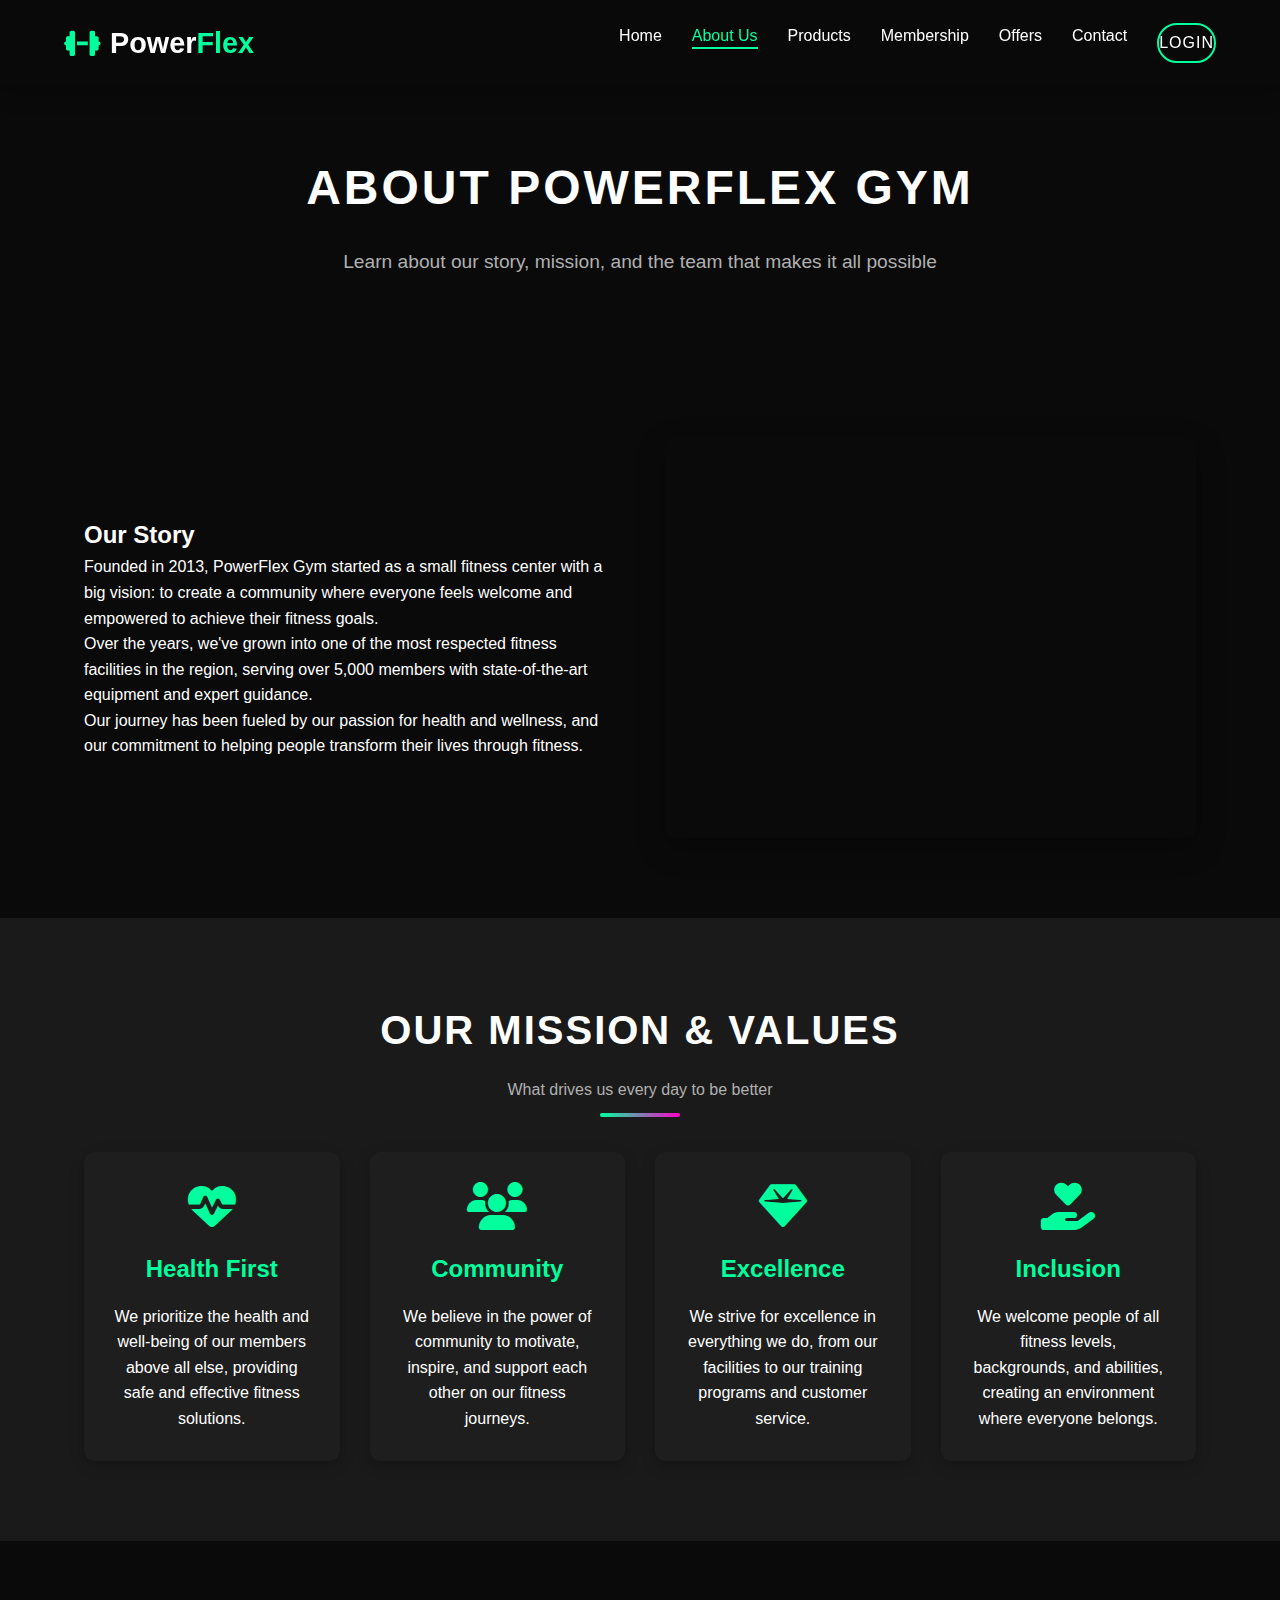
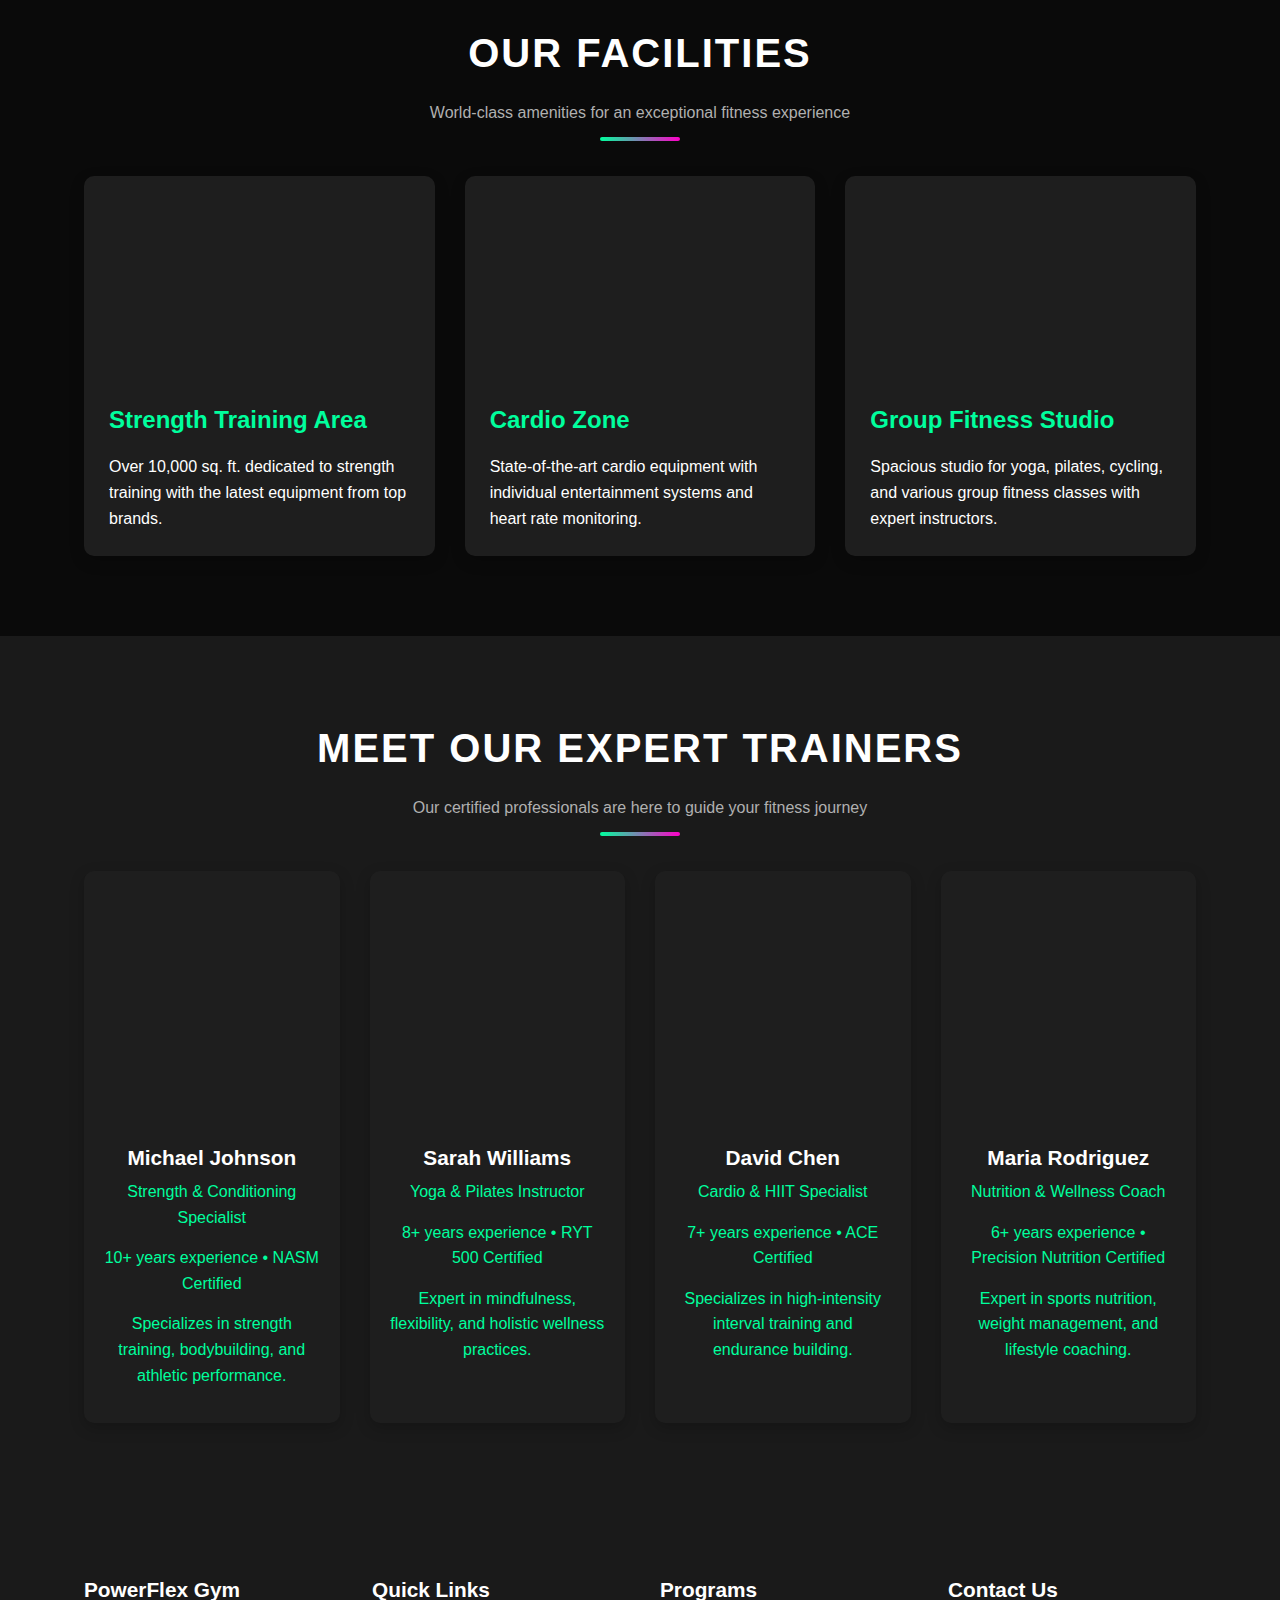
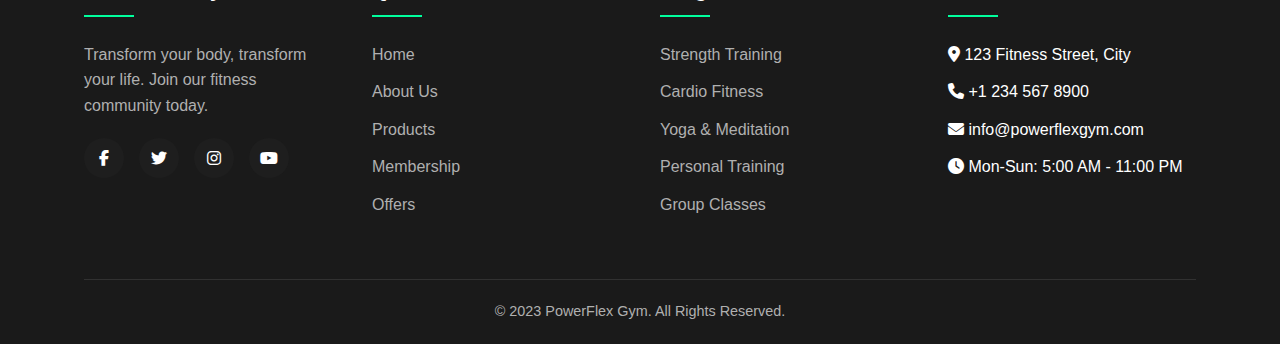
<file: about.html>
<!DOCTYPE html>
<html lang="en">
<head>
    <meta charset="UTF-8">
    <meta name="viewport" content="width=device-width, initial-scale=1.0">
    <title>About Us | PowerFlex Gym</title>
    <link rel="stylesheet" href="css/style.css">
    <link rel="stylesheet" href="https://cdnjs.cloudflare.com/ajax/libs/font-awesome/6.4.0/css/all.min.css">
</head>
<body>
    <!-- Header & Navigation -->
    <header>
        <div class="container header-container">
            <a href="index.html" class="logo">
                <i class="fas fa-dumbbell"></i>
                Power<span>Flex</span>
            </a>
            
            <div class="hamburger">
                <i class="fas fa-bars"></i>
            </div>
            
            <ul class="nav-menu">
                <li><a href="index.html">Home</a></li>
                <li><a href="about.html" class="active">About Us</a></li>
                <li><a href="products.html">Products</a></li>
                <li><a href="membership.html">Membership</a></li>
                <li><a href="offers.html">Offers</a></li>
                <li><a href="contact.html">Contact</a></li>
                <li><a href="login.html" class="btn">Login</a></li>
            </ul>
        </div>
    </header>

    <!-- Page Header -->
    <section class="page-header">
        <div class="container">
            <h1>About PowerFlex Gym</h1>
            <p>Learn about our story, mission, and the team that makes it all possible</p>
        </div>
    </section>

    <!-- Our Story -->
    <section class="section">
        <div class="container">
            <div class="about-content">
                <div class="about-text">
                    <h2>Our Story</h2>
                    <p>Founded in 2013, PowerFlex Gym started as a small fitness center with a big vision: to create a community where everyone feels welcome and empowered to achieve their fitness goals.</p>
                    <p>Over the years, we've grown into one of the most respected fitness facilities in the region, serving over 5,000 members with state-of-the-art equipment and expert guidance.</p>
                    <p>Our journey has been fueled by our passion for health and wellness, and our commitment to helping people transform their lives through fitness.</p>
                </div>
                <div class="about-image">
                    <div class="image-placeholder" style="background-image: url('https://images.unsplash.com/photo-1534438327276-14e5300c3a48?ixlib=rb-4.0.3&ixid=M3wxMjA3fDB8MHxwaG90by1wYWdlfHx8fGVufDB8fHx8fA%3D%3D&auto=format&fit=crop&w=2070&q=80');"></div>
                </div>
            </div>
        </div>
    </section>

    <!-- Mission & Values -->
    <section class="section" style="background-color: var(--secondary);">
        <div class="container">
            <div class="section-title">
                <h2>Our Mission & Values</h2>
                <p>What drives us every day to be better</p>
            </div>
            
            <div class="values-grid">
                <div class="value-card">
                    <i class="fas fa-heartbeat"></i>
                    <h3>Health First</h3>
                    <p>We prioritize the health and well-being of our members above all else, providing safe and effective fitness solutions.</p>
                </div>
                
                <div class="value-card">
                    <i class="fas fa-users"></i>
                    <h3>Community</h3>
                    <p>We believe in the power of community to motivate, inspire, and support each other on our fitness journeys.</p>
                </div>
                
                <div class="value-card">
                    <i class="fas fa-gem"></i>
                    <h3>Excellence</h3>
                    <p>We strive for excellence in everything we do, from our facilities to our training programs and customer service.</p>
                </div>
                
                <div class="value-card">
                    <i class="fas fa-hand-holding-heart"></i>
                    <h3>Inclusion</h3>
                    <p>We welcome people of all fitness levels, backgrounds, and abilities, creating an environment where everyone belongs.</p>
                </div>
            </div>
        </div>
    </section>

    <!-- Facility Highlights -->
    <section class="section">
        <div class="container">
            <div class="section-title">
                <h2>Our Facilities</h2>
                <p>World-class amenities for an exceptional fitness experience</p>
            </div>
            
            <div class="facilities-grid">
                <div class="facility-card">
                    <div class="facility-img" style="background-image: url('https://images.unsplash.com/photo-1534438327276-14e5300c3a48?ixlib=rb-4.0.3&ixid=M3wxMjA3fDB8MHxwaG90by1wYWdlfHx8fGVufDB8fHx8fA%3D%3D&auto=format&fit=crop&w=2070&q=80');"></div>
                    <div class="facility-content">
                        <h3>Strength Training Area</h3>
                        <p>Over 10,000 sq. ft. dedicated to strength training with the latest equipment from top brands.</p>
                    </div>
                </div>
                
                <div class="facility-card">
                    <div class="facility-img" style="background-image: url('https://images.unsplash.com/photo-1571019614242-c5c5dee9f50b?ixlib=rb-4.0.3&ixid=M3wxMjA3fDB8MHxwaG90by1wYWdlfHx8fGVufDB8fHx8fA%3D%3D&auto=format&fit=crop&w=2070&q=80');"></div>
                    <div class="facility-content">
                        <h3>Cardio Zone</h3>
                        <p>State-of-the-art cardio equipment with individual entertainment systems and heart rate monitoring.</p>
                    </div>
                </div>
                
                <div class="facility-card">
                    <div class="facility-img" style="background-image: url('https://images.unsplash.com/photo-1544367567-0f2fcb009e0b?ixlib=rb-4.0.3&ixid=M3wxMjA3fDB8MHxwaG90by1wYWdlfHx8fGVufDB8fHx8fA%3D%3D&auto=format&fit=crop&w=2120&q=80');"></div>
                    <div class="facility-content">
                        <h3>Group Fitness Studio</h3>
                        <p>Spacious studio for yoga, pilates, cycling, and various group fitness classes with expert instructors.</p>
                    </div>
                </div>
            </div>
        </div>
    </section>

    <!-- Trainers Section -->
    <section class="section" style="background-color: var(--secondary);">
        <div class="container">
            <div class="section-title">
                <h2>Meet Our Expert Trainers</h2>
                <p>Our certified professionals are here to guide your fitness journey</p>
            </div>
            
            <div class="trainers-grid">
                <div class="trainer-card">
                    <div class="trainer-img" style="background-image: url('https://images.unsplash.com/photo-1571019613454-1cb2f99b2d8b?ixlib=rb-4.0.3&ixid=M3wxMjA3fDB8MHxwaG90by1wYWdlfHx8fGVufDB8fHx8fA%3D%3D&auto=format&fit=crop&w=2070&q=80');"></div>
                    <div class="trainer-content">
                        <h3>Michael Johnson</h3>
                        <p>Strength & Conditioning Specialist</p>
                        <p>10+ years experience • NASM Certified</p>
                        <p>Specializes in strength training, bodybuilding, and athletic performance.</p>
                    </div>
                </div>
                
                <div class="trainer-card">
                    <div class="trainer-img" style="background-image: url('https://images.unsplash.com/photo-1517836357463-d25dfeac3438?ixlib=rb-4.0.3&ixid=M3wxMjA3fDB8MHxwaG90by1wYWdlfHx8fGVufDB8fHx8fA%3D%3D&auto=format&fit=crop&w=2070&q=80');"></div>
                    <div class="trainer-content">
                        <h3>Sarah Williams</h3>
                        <p>Yoga & Pilates Instructor</p>
                        <p>8+ years experience • RYT 500 Certified</p>
                        <p>Expert in mindfulness, flexibility, and holistic wellness practices.</p>
                    </div>
                </div>
                
                <div class="trainer-card">
                    <div class="trainer-img" style="background-image: url('https://images.unsplash.com/photo-1581009146145-b5ef050c2e1e?ixlib=rb-4.0.3&ixid=M3wxMjA3fDB8MHxwaG90by1wYWdlfHx8fGVufDB8fHx8fA%3D%3D&auto=format&fit=crop&w=2070&q=80');"></div>
                    <div class="trainer-content">
                        <h3>David Chen</h3>
                        <p>Cardio & HIIT Specialist</p>
                        <p>7+ years experience • ACE Certified</p>
                        <p>Specializes in high-intensity interval training and endurance building.</p>
                    </div>
                </div>
                
                <div class="trainer-card">
                    <div class="trainer-img" style="background-image: url('https://images.unsplash.com/photo-1594381898411-846e7d193883?ixlib=rb-4.0.3&ixid=M3wxMjA3fDB8MHxwaG90by1wYWdlfHx8fGVufDB8fHx8fA%3D%3D&auto=format&fit=crop&w=987&q=80');"></div>
                    <div class="trainer-content">
                        <h3>Maria Rodriguez</h3>
                        <p>Nutrition & Wellness Coach</p>
                        <p>6+ years experience • Precision Nutrition Certified</p>
                        <p>Expert in sports nutrition, weight management, and lifestyle coaching.</p>
                    </div>
                </div>
            </div>
        </div>
    </section>

    <!-- Footer -->
    <footer>
        <div class="container">
            <div class="footer-container">
                <div class="footer-col">
                    <h3>PowerFlex Gym</h3>
                    <p>Transform your body, transform your life. Join our fitness community today.</p>
                    <div class="social-links">
                        <a href="#"><i class="fab fa-facebook-f"></i></a>
                        <a href="#"><i class="fab fa-twitter"></i></a>
                        <a href="#"><i class="fab fa-instagram"></i></a>
                        <a href="#"><i class="fab fa-youtube"></i></a>
                    </div>
                </div>
                
                <div class="footer-col">
                    <h3>Quick Links</h3>
                    <ul>
                        <li><a href="index.html">Home</a></li>
                        <li><a href="about.html">About Us</a></li>
                        <li><a href="products.html">Products</a></li>
                        <li><a href="membership.html">Membership</a></li>
                        <li><a href="offers.html">Offers</a></li>
                    </ul>
                </div>
                
                <div class="footer-col">
                    <h3>Programs</h3>
                    <ul>
                        <li><a href="#">Strength Training</a></li>
                        <li><a href="#">Cardio Fitness</a></li>
                        <li><a href="#">Yoga & Meditation</a></li>
                        <li><a href="#">Personal Training</a></li>
                        <li><a href="#">Group Classes</a></li>
                    </ul>
                </div>
                
                <div class="footer-col">
                    <h3>Contact Us</h3>
                    <ul>
                        <li><i class="fas fa-map-marker-alt"></i> 123 Fitness Street, City</li>
                        <li><i class="fas fa-phone"></i> +1 234 567 8900</li>
                        <li><i class="fas fa-envelope"></i> info@powerflexgym.com</li>
                        <li><i class="fas fa-clock"></i> Mon-Sun: 5:00 AM - 11:00 PM</li>
                    </ul>
                </div>
            </div>
            
            <div class="copyright">
                <p>&copy; 2023 PowerFlex Gym. All Rights Reserved.</p>
            </div>
        </div>
    </footer>

    <!-- Back to Top Button -->
    <div class="back-to-top">
        <i class="fas fa-chevron-up"></i>
    </div>

    <script src="js/script.js"></script>
</body>
</html>
</file>
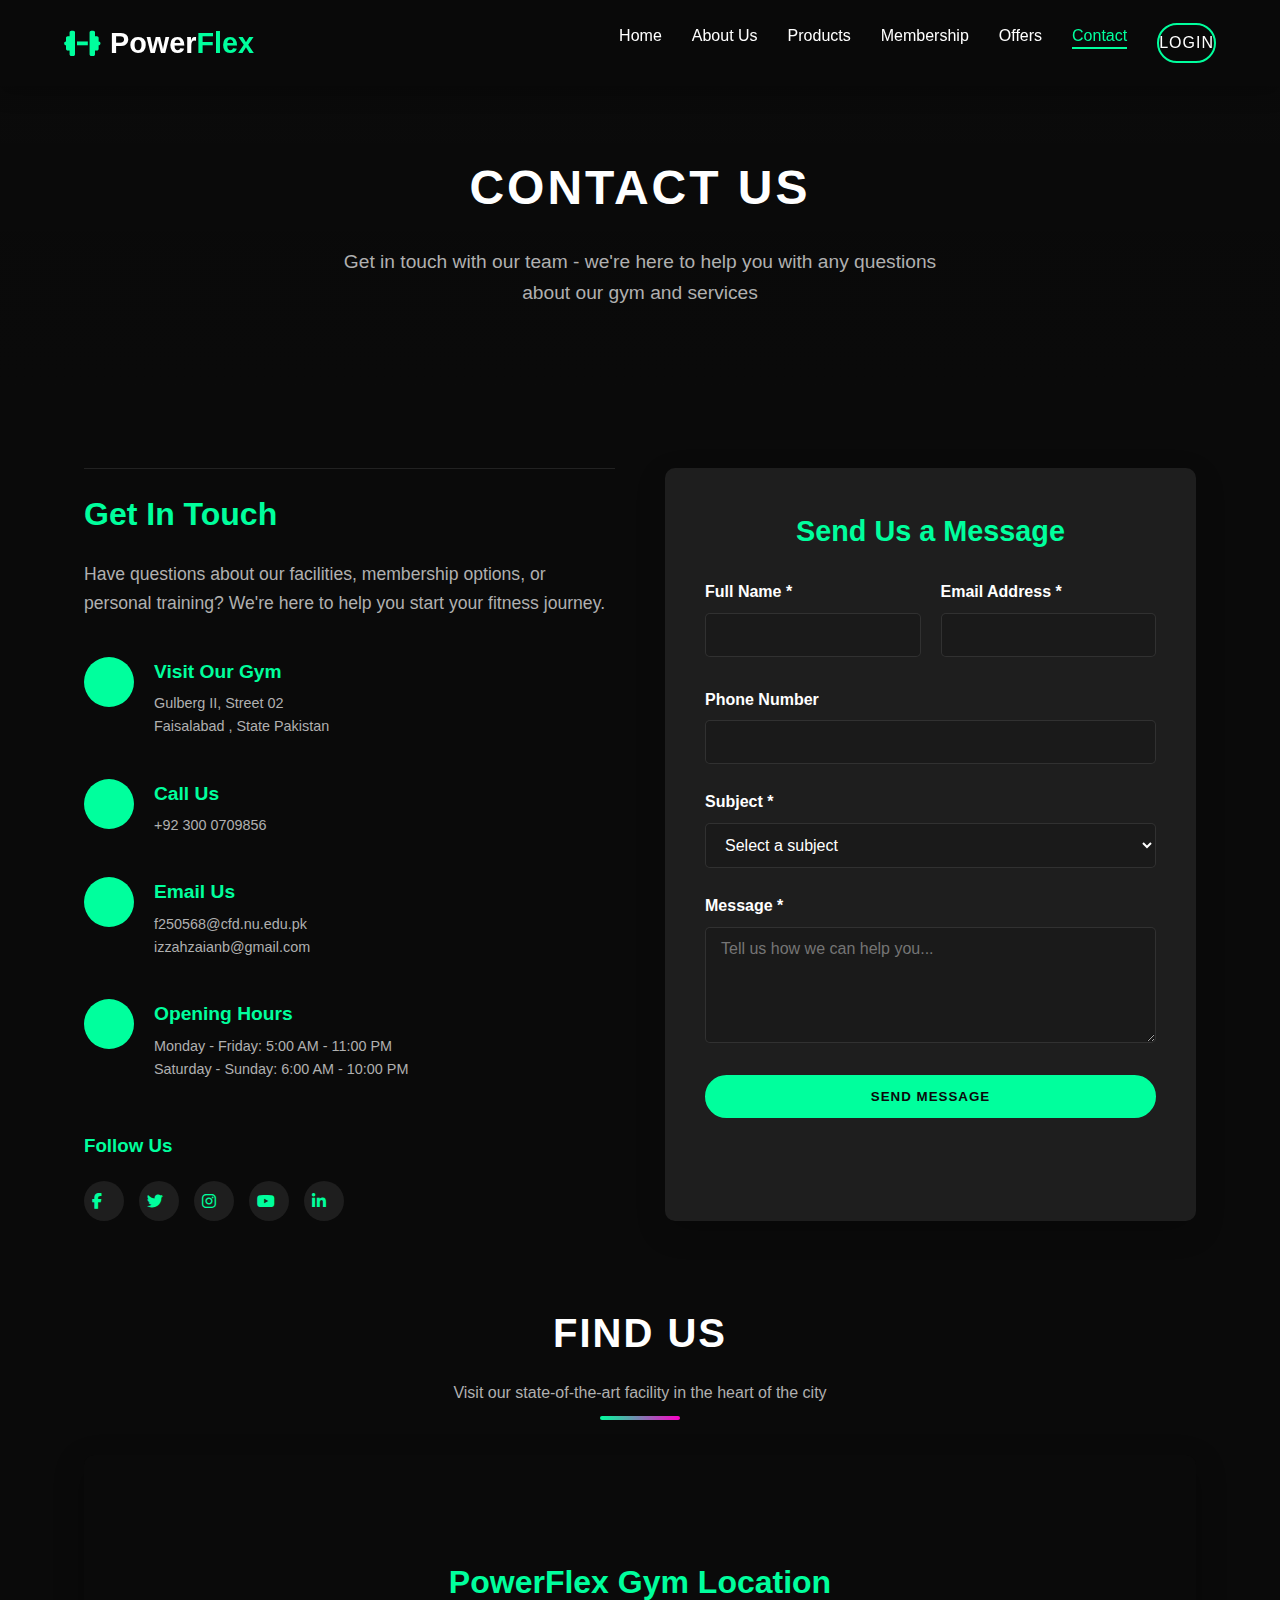
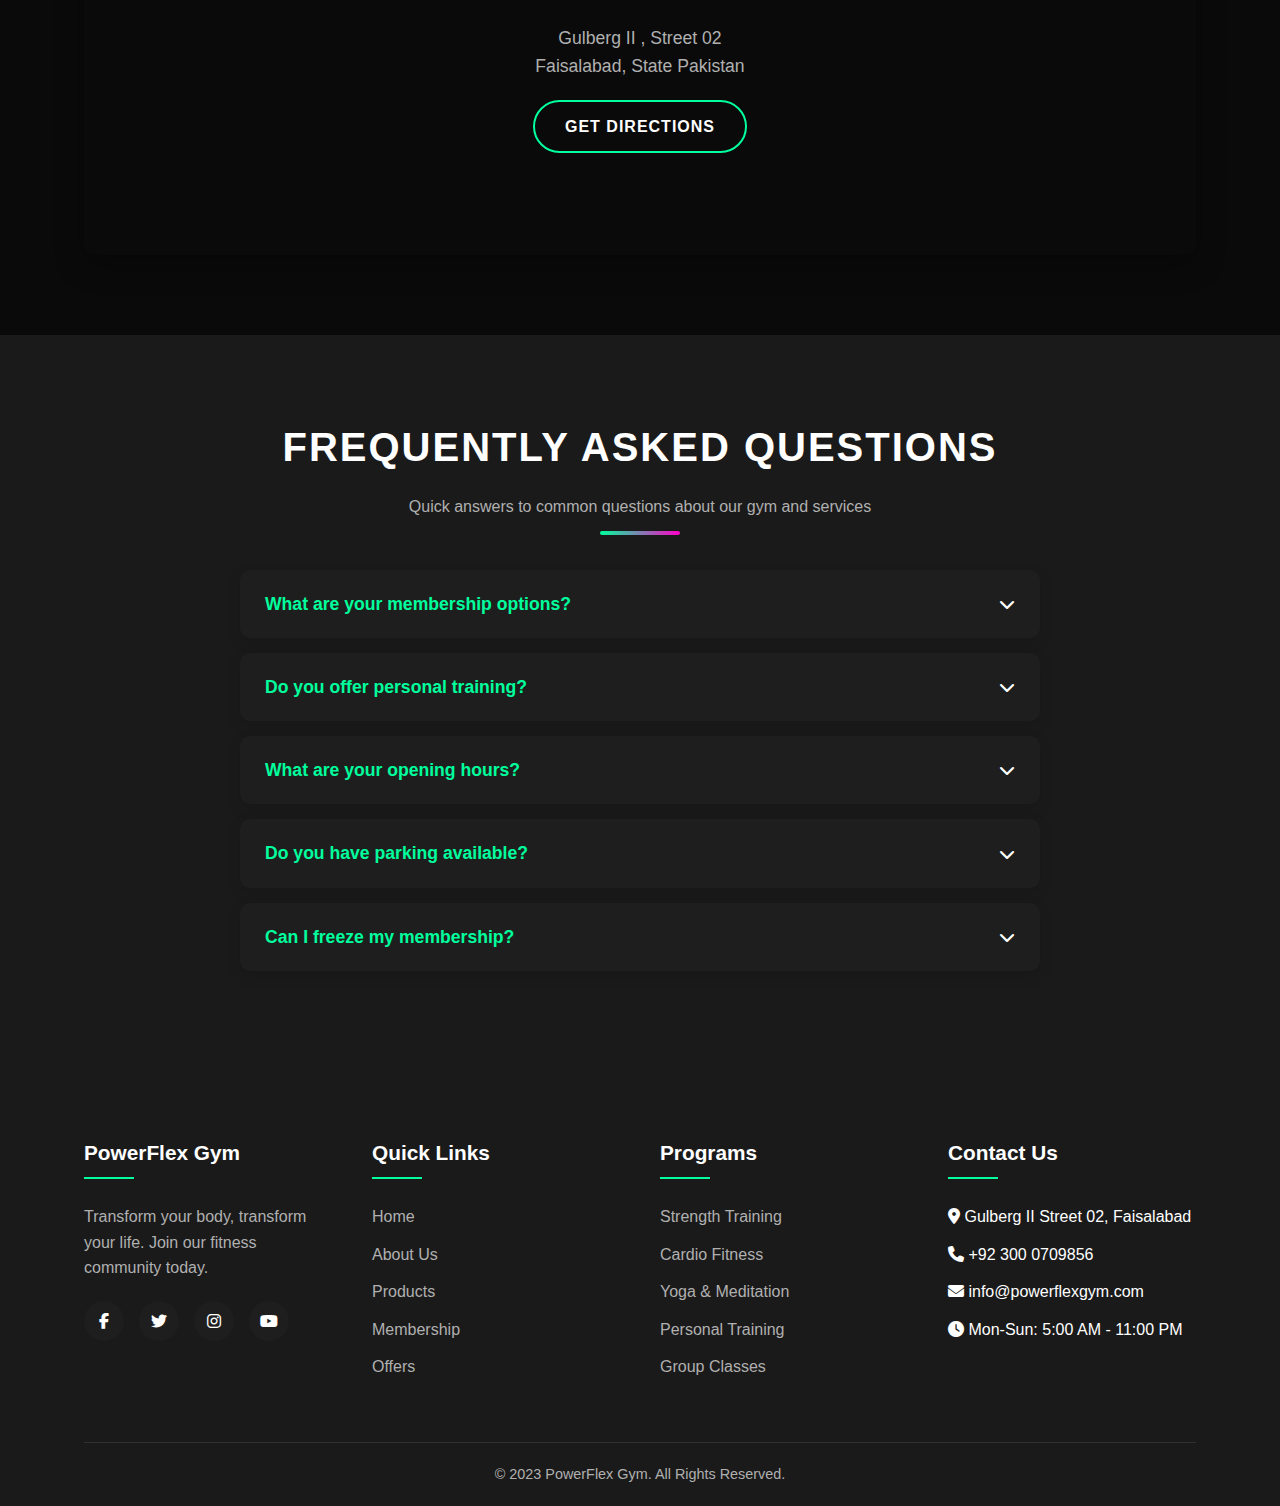
<file: contact.html>
<!DOCTYPE html>
<html lang="en">
<head>
    <meta charset="UTF-8">
    <meta name="viewport" content="width=device-width, initial-scale=1.0">
    <title>Contact Us | PowerFlex Gym</title>
    <link rel="stylesheet" href="css/style.css">
    <link rel="stylesheet" href="https://cdnjs.cloudflare.com/ajax/libs/font-awesome/6.4.0/css/all.min.css">
</head>
<body>
    <!-- Header & Navigation -->
    <header>
        <div class="container header-container">
            <a href="index.html" class="logo">
                <i class="fas fa-dumbbell"></i>
                Power<span>Flex</span>
            </a>
            
            <div class="hamburger">
                <i class="fas fa-bars"></i>
            </div>
            
            <ul class="nav-menu">
                <li><a href="index.html">Home</a></li>
                <li><a href="about.html">About Us</a></li>
                <li><a href="products.html">Products</a></li>
                <li><a href="membership.html">Membership</a></li>
                <li><a href="offers.html">Offers</a></li>
                <li><a href="contact.html" class="active">Contact</a></li>
                <li><a href="login.html" class="btn">Login</a></li>
            </ul>
        </div>
    </header>

    <!-- Page Header -->
    <section class="page-header">
        <div class="container">
            <h1>Contact Us</h1>
            <p>Get in touch with our team - we're here to help you with any questions about our gym and services</p>
        </div>
    </section>

    <!-- Contact Section -->
    <section class="section">
        <div class="container">
            <div class="contact-container">
                <div class="contact-info">
                    <h2>Get In Touch</h2>
                    <p>Have questions about our facilities, membership options, or personal training? We're here to help you start your fitness journey.</p>
                    
                    <div class="contact-details">
                        <div class="contact-item">
                            <div class="contact-icon">
                                <i class="fas fa-map-marker-alt"></i>
                            </div>
                            <div class="contact-text">
                                <h3>Visit Our Gym</h3>
                                <p> Gulberg II, Street 02<br>Faisalabad , State Pakistan</p>
                            </div>
                        </div>
                        
                        <div class="contact-item">
                            <div class="contact-icon">
                                <i class="fas fa-phone"></i>
                            </div>
                            <div class="contact-text">
                                <h3>Call Us</h3>
                                <p>+92 300 0709856</p>
                            </div>
                        </div>
                        
                        <div class="contact-item">
                            <div class="contact-icon">
                                <i class="fas fa-envelope"></i>
                            </div>
                            <div class="contact-text">
                                <h3>Email Us</h3>
                                <p>f250568@cfd.nu.edu.pk<br>izzahzaianb@gmail.com</p>
                            </div>
                        </div>
                        
                        <div class="contact-item">
                            <div class="contact-icon">
                                <i class="fas fa-clock"></i>
                            </div>
                            <div class="contact-text">
                                <h3>Opening Hours</h3>
                                <p>Monday - Friday: 5:00 AM - 11:00 PM<br>Saturday - Sunday: 6:00 AM - 10:00 PM</p>
                            </div>
                        </div>
                    </div>
                    
                    <div class="social-contact">
                        <h3>Follow Us</h3>
                        <div class="social-links">
                            <a href="#"><i class="fab fa-facebook-f"></i></a>
                            <a href="#"><i class="fab fa-twitter"></i></a>
                            <a href="#"><i class="fab fa-instagram"></i></a>
                            <a href="#"><i class="fab fa-youtube"></i></a>
                            <a href="#"><i class="fab fa-linkedin-in"></i></a>
                        </div>
                    </div>
                </div>
                
                <div class="contact-form-container">
                    <form id="contact-form" class="contact-form">
                        <h2>Send Us a Message</h2>
                        
                        <div class="form-row">
                            <div class="form-group">
                                <label for="contact-name">Full Name *</label>
                                <input type="text" id="contact-name" name="name" required>
                                <span class="error-message"></span>
                            </div>
                            
                            <div class="form-group">
                                <label for="contact-email">Email Address *</label>
                                <input type="email" id="contact-email" name="email" required>
                                <span class="error-message"></span>
                            </div>
                        </div>
                        
                        <div class="form-group">
                            <label for="contact-phone">Phone Number</label>
                            <input type="tel" id="contact-phone" name="phone">
                        </div>
                        
                        <div class="form-group">
                            <label for="contact-subject">Subject *</label>
                            <select id="contact-subject" name="subject" required>
                                <option value="">Select a subject</option>
                                <option value="membership">Membership Inquiry</option>
                                <option value="personal-training">Personal Training</option>
                                <option value="group-classes">Group Classes</option>
                                <option value="facility-tour">Facility Tour</option>
                                <option value="corporate">Corporate Membership</option>
                                <option value="other">Other</option>
                            </select>
                            <span class="error-message"></span>
                        </div>
                        
                        <div class="form-group">
                            <label for="contact-message">Message *</label>
                            <textarea id="contact-message" name="message" rows="5" placeholder="Tell us how we can help you..." required></textarea>
                            <span class="error-message"></span>
                        </div>
                        
                        <button type="submit" class="btn btn-primary btn-full">Send Message</button>
                    </form>
                </div>
            </div>
        </div>
    </section>

    <!-- Map Section -->
    <section class="section map-section">
        <div class="container">
            <div class="section-title">
                <h2>Find Us</h2>
                <p>Visit our state-of-the-art facility in the heart of the city</p>
            </div>
            
            <div class="map-container">
                <div class="map-placeholder">
                    <div class="map-overlay">
                        <h3>PowerFlex Gym Location</h3>
                        <p> Gulberg II , Street 02<br>Faisalabad, State Pakistan</p>
                        <a href="https://maps.google.com" target="_blank" class="btn">Get Directions</a>
                    </div>
                    <!-- In a real implementation, you would embed a Google Maps iframe here -->
                    <div class="map-image" style="background-image: url('https://images.unsplash.com/photo-1541745537411-b8046dc6d66c?ixlib=rb-4.0.3&ixid=M3wxMjA3fDB8MHxwaG90by1wYWdlfHx8fGVufDB8fHx8fA%3D%3D&auto=format&fit=crop&w=2080&q=80');"></div>
                </div>
            </div>
        </div>
    </section>

    <!-- FAQ Section -->
    <section class="section" style="background-color: var(--secondary);">
        <div class="container">
            <div class="section-title">
                <h2>Frequently Asked Questions</h2>
                <p>Quick answers to common questions about our gym and services</p>
            </div>
            
            <div class="faq-container">
                <div class="faq-item">
                    <div class="faq-question">
                        <h3>What are your membership options?</h3>
                        <i class="fas fa-chevron-down"></i>
                    </div>
                    <div class="faq-answer">
                        <p>We offer three main membership tiers: Basic ($29/month), Premium ($59/month), and Elite ($99/month). Each tier includes different amenities and access levels. Student discounts and corporate packages are also available.</p>
                    </div>
                </div>
                
                <div class="faq-item">
                    <div class="faq-question">
                        <h3>Do you offer personal training?</h3>
                        <i class="fas fa-chevron-down"></i>
                    </div>
                    <div class="faq-answer">
                        <p>Yes, we have certified personal trainers available for one-on-one sessions. Training packages start at $50 per session, with discounts available for bulk purchases. All trainers are certified and have extensive experience.</p>
                    </div>
                </div>
                
                <div class="faq-item">
                    <div class="faq-question">
                        <h3>What are your opening hours?</h3>
                        <i class="fas fa-chevron-down"></i>
                    </div>
                    <div class="faq-answer">
                        <p>We're open Monday through Friday from 5:00 AM to 11:00 PM, and Saturday through Sunday from 6:00 AM to 10:00 PM. Premium and Elite members have 24/7 access with keycard entry.</p>
                    </div>
                </div>
                
                <div class="faq-item">
                    <div class="faq-question">
                        <h3>Do you have parking available?</h3>
                        <i class="fas fa-chevron-down"></i>
                    </div>
                    <div class="faq-answer">
                        <p>Yes, we have a dedicated parking lot with over 100 spaces exclusively for our members. Parking is free for all members during their gym visits.</p>
                    </div>
                </div>
                
                <div class="faq-item">
                    <div class="faq-question">
                        <h3>Can I freeze my membership?</h3>
                        <i class="fas fa-chevron-down"></i>
                    </div>
                    <div class="faq-answer">
                        <p>Yes, members can freeze their membership for up to 3 months per year for medical reasons or extended travel. A small monthly maintenance fee of $10 applies during the freeze period.</p>
                    </div>
                </div>
            </div>
        </div>
    </section>

    <!-- Footer -->
    <footer>
        <div class="container">
            <div class="footer-container">
                <div class="footer-col">
                    <h3>PowerFlex Gym</h3>
                    <p>Transform your body, transform your life. Join our fitness community today.</p>
                    <div class="social-links">
                        <a href="#"><i class="fab fa-facebook-f"></i></a>
                        <a href="#"><i class="fab fa-twitter"></i></a>
                        <a href="#"><i class="fab fa-instagram"></i></a>
                        <a href="#"><i class="fab fa-youtube"></i></a>
                    </div>
                </div>
                
                <div class="footer-col">
                    <h3>Quick Links</h3>
                    <ul>
                        <li><a href="index.html">Home</a></li>
                        <li><a href="about.html">About Us</a></li>
                        <li><a href="products.html">Products</a></li>
                        <li><a href="membership.html">Membership</a></li>
                        <li><a href="offers.html">Offers</a></li>
                    </ul>
                </div>
                
                <div class="footer-col">
                    <h3>Programs</h3>
                    <ul>
                        <li><a href="#">Strength Training</a></li>
                        <li><a href="#">Cardio Fitness</a></li>
                        <li><a href="#">Yoga & Meditation</a></li>
                        <li><a href="#">Personal Training</a></li>
                        <li><a href="#">Group Classes</a></li>
                    </ul>
                </div>
                
                <div class="footer-col">
                    <h3>Contact Us</h3>
                    <ul>
                        <li><i class="fas fa-map-marker-alt"></i> Gulberg II Street 02, Faisalabad</li>
                        <li><i class="fas fa-phone"></i> +92 300 0709856</li>
                        <li><i class="fas fa-envelope"></i> info@powerflexgym.com</li>
                        <li><i class="fas fa-clock"></i> Mon-Sun: 5:00 AM - 11:00 PM</li>
                    </ul>
                </div>
            </div>
            
            <div class="copyright">
                <p>&copy; 2023 PowerFlex Gym. All Rights Reserved.</p>
            </div>
        </div>
    </footer>

    <!-- Back to Top Button -->
    <div class="back-to-top">
        <i class="fas fa-chevron-up"></i>
    </div>

    <script src="js/script.js"></script>
</body>
</html>
</file>
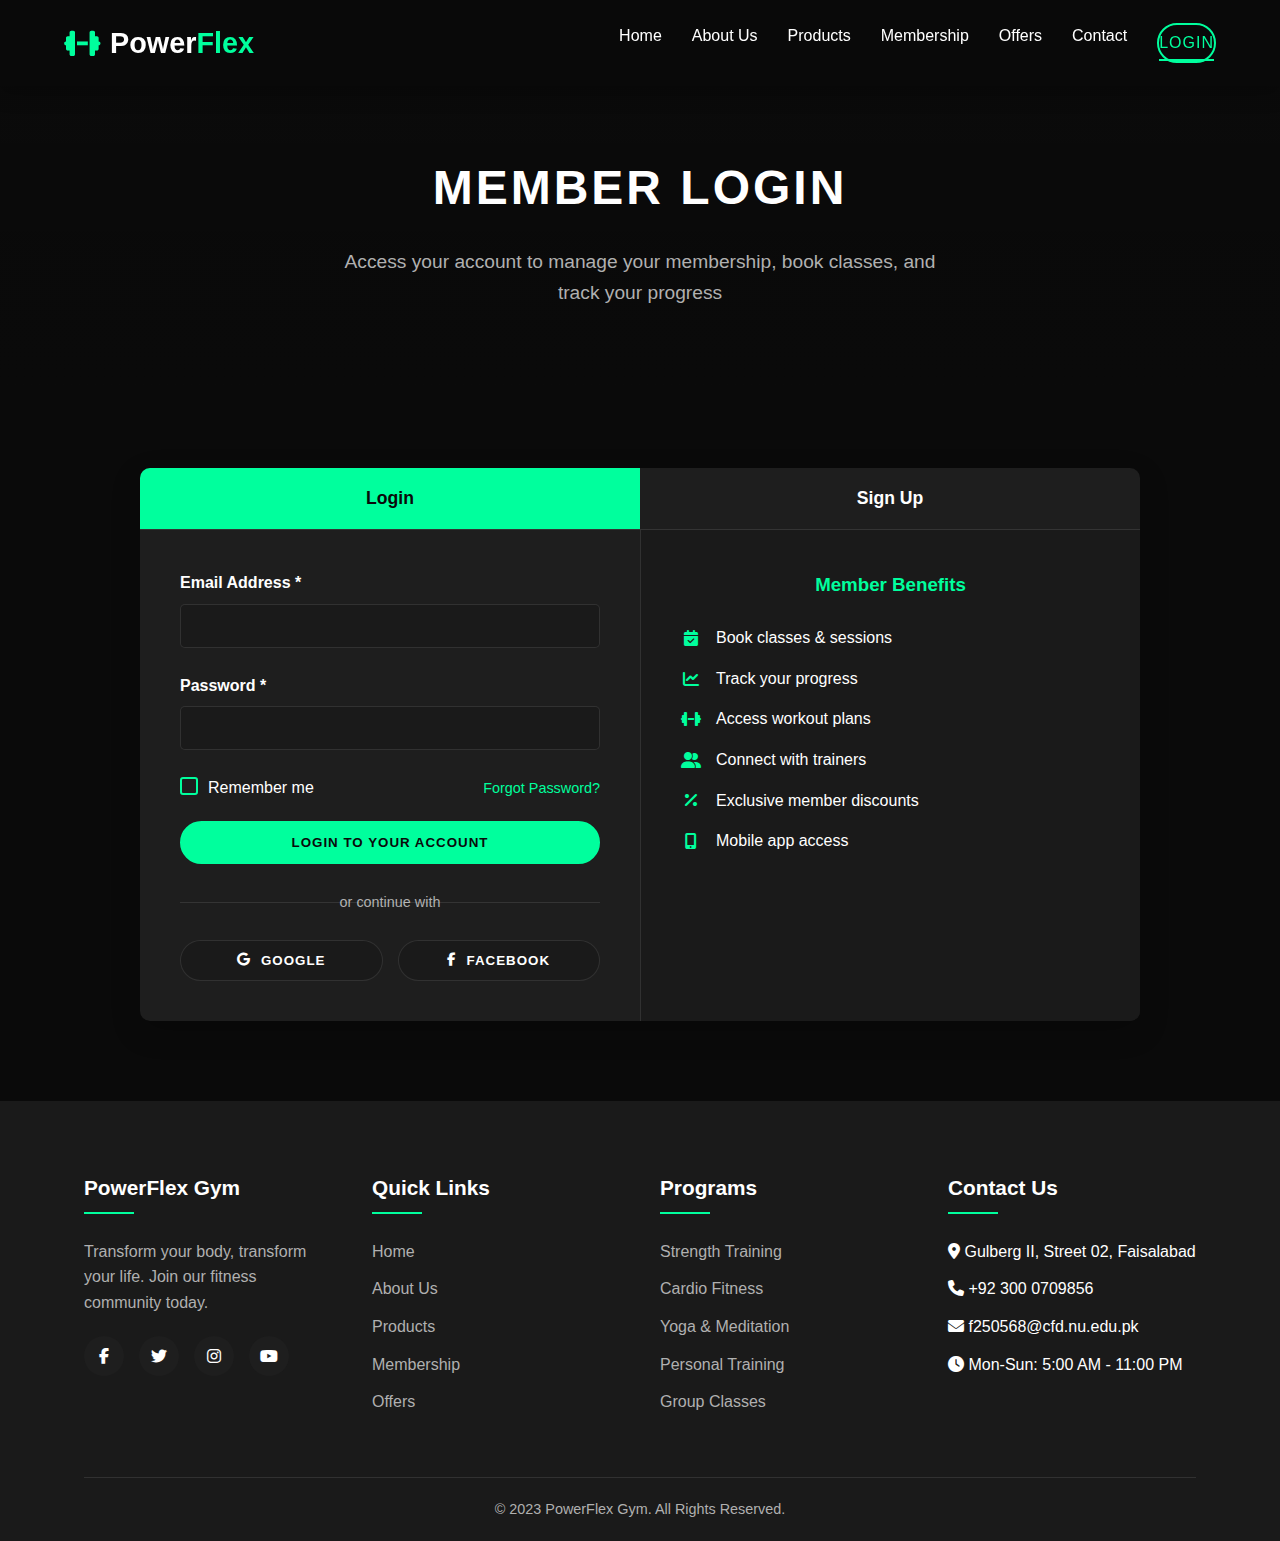
<file: login.html>
<!DOCTYPE html>
<html lang="en">
<head>
    <meta charset="UTF-8">
    <meta name="viewport" content="width=device-width, initial-scale=1.0">
    <title>Login | PowerFlex Gym</title>
    <link rel="stylesheet" href="css/style.css">
    <link rel="stylesheet" href="https://cdnjs.cloudflare.com/ajax/libs/font-awesome/6.4.0/css/all.min.css">
</head>
<body>
    <!-- Header & Navigation -->
    <header>
        <div class="container header-container">
            <a href="index.html" class="logo">
                <i class="fas fa-dumbbell"></i>
                Power<span>Flex</span>
            </a>
            
            <div class="hamburger">
                <i class="fas fa-bars"></i>
            </div>
            
            <ul class="nav-menu">
                <li><a href="index.html">Home</a></li>
                <li><a href="about.html">About Us</a></li>
                <li><a href="products.html">Products</a></li>
                <li><a href="membership.html">Membership</a></li>
                <li><a href="offers.html">Offers</a></li>
                <li><a href="contact.html">Contact</a></li>
                <li><a href="login.html" class="btn active">Login</a></li>
            </ul>
        </div>
    </header>

    <!-- Page Header -->
    <section class="page-header">
        <div class="container">
            <h1>Member Login</h1>
            <p>Access your account to manage your membership, book classes, and track your progress</p>
        </div>
    </section>

    <!-- Login Form -->
    <section class="section">
        <div class="container">
            <div class="auth-container">
                <div class="auth-tabs">
                    <button class="auth-tab active" data-tab="login">Login</button>
                    <button class="auth-tab" data-tab="signup">Sign Up</button>
                </div>
                
                <!-- Login Form -->
                <form id="login-form" class="auth-form active">
                    <div class="form-group">
                        <label for="login-email">Email Address *</label>
                        <input type="email" id="login-email" name="email" required>
                        <span class="error-message"></span>
                    </div>
                    
                    <div class="form-group">
                        <label for="login-password">Password *</label>
                        <input type="password" id="login-password" name="password" required>
                        <span class="error-message"></span>
                    </div>
                    
                    <div class="form-options">
                        <label class="checkbox-label">
                            <input type="checkbox" id="remember-me" name="remember-me">
                            <span class="checkbox-custom"></span>
                            Remember me
                        </label>
                        <a href="#" class="forgot-password">Forgot Password?</a>
                    </div>
                    
                    <button type="submit" class="btn btn-primary btn-full">Login to Your Account</button>
                    
                    <div class="auth-divider">
                        <span>or continue with</span>
                    </div>
                    
                    <div class="social-auth">
                        <button type="button" class="btn btn-social btn-google">
                            <i class="fab fa-google"></i>
                            Google
                        </button>
                        <button type="button" class="btn btn-social btn-facebook">
                            <i class="fab fa-facebook-f"></i>
                            Facebook
                        </button>
                    </div>
                </form>
                
                <!-- Signup Form -->
                <form id="signup-form" class="auth-form">
                    <div class="form-group">
                        <label for="signup-name">Full Name *</label>
                        <input type="text" id="signup-name" name="name" required>
                        <span class="error-message"></span>
                    </div>
                    
                    <div class="form-group">
                        <label for="signup-email">Email Address *</label>
                        <input type="email" id="signup-email" name="email" required>
                        <span class="error-message"></span>
                    </div>
                    
                    <div class="form-group">
                        <label for="signup-password">Password *</label>
                        <input type="password" id="signup-password" name="password" required>
                        <span class="error-message"></span>
                        <div class="password-strength">
                            <div class="strength-bar"></div>
                            <span class="strength-text">Password strength</span>
                        </div>
                    </div>
                    
                    <div class="form-group">
                        <label for="signup-confirm">Confirm Password *</label>
                        <input type="password" id="signup-confirm" name="confirm-password" required>
                        <span class="error-message"></span>
                    </div>
                    
                    <div class="form-group checkbox-group">
                        <label class="checkbox-label">
                            <input type="checkbox" id="signup-terms" name="terms" required>
                            <span class="checkbox-custom"></span>
                            I agree to the <a href="#">Terms & Conditions</a> and <a href="#">Privacy Policy</a> *
                        </label>
                        <span class="error-message"></span>
                    </div>
                    
                    <div class="form-group checkbox-group">
                        <label class="checkbox-label">
                            <input type="checkbox" id="signup-newsletter" name="newsletter">
                            <span class="checkbox-custom"></span>
                            I would like to receive fitness tips and special offers
                        </label>
                    </div>
                    
                    <button type="submit" class="btn btn-primary btn-full">Create Account</button>
                </form>
                
                <div class="auth-features">
                    <h3>Member Benefits</h3>
                    <div class="features-list">
                        <div class="feature-item">
                            <i class="fas fa-calendar-check"></i>
                            <span>Book classes & sessions</span>
                        </div>
                        <div class="feature-item">
                            <i class="fas fa-chart-line"></i>
                            <span>Track your progress</span>
                        </div>
                        <div class="feature-item">
                            <i class="fas fa-dumbbell"></i>
                            <span>Access workout plans</span>
                        </div>
                        <div class="feature-item">
                            <i class="fas fa-user-friends"></i>
                            <span>Connect with trainers</span>
                        </div>
                        <div class="feature-item">
                            <i class="fas fa-percentage"></i>
                            <span>Exclusive member discounts</span>
                        </div>
                        <div class="feature-item">
                            <i class="fas fa-mobile-alt"></i>
                            <span>Mobile app access</span>
                        </div>
                    </div>
                </div>
            </div>
        </div>
    </section>

    <!-- Footer -->
    <footer>
        <div class="container">
            <div class="footer-container">
                <div class="footer-col">
                    <h3>PowerFlex Gym</h3>
                    <p>Transform your body, transform your life. Join our fitness community today.</p>
                    <div class="social-links">
                        <a href="#"><i class="fab fa-facebook-f"></i></a>
                        <a href="#"><i class="fab fa-twitter"></i></a>
                        <a href="#"><i class="fab fa-instagram"></i></a>
                        <a href="#"><i class="fab fa-youtube"></i></a>
                    </div>
                </div>
                
                <div class="footer-col">
                    <h3>Quick Links</h3>
                    <ul>
                        <li><a href="index.html">Home</a></li>
                        <li><a href="about.html">About Us</a></li>
                        <li><a href="products.html">Products</a></li>
                        <li><a href="membership.html">Membership</a></li>
                        <li><a href="offers.html">Offers</a></li>
                    </ul>
                </div>
                
                <div class="footer-col">
                    <h3>Programs</h3>
                    <ul>
                        <li><a href="#">Strength Training</a></li>
                        <li><a href="#">Cardio Fitness</a></li>
                        <li><a href="#">Yoga & Meditation</a></li>
                        <li><a href="#">Personal Training</a></li>
                        <li><a href="#">Group Classes</a></li>
                    </ul>
                </div>
                
                <div class="footer-col">
                    <h3>Contact Us</h3>
                    <ul>
                        <li><i class="fas fa-map-marker-alt"></i> Gulberg II, Street 02, Faisalabad</li>
                        <li><i class="fas fa-phone"></i> +92 300 0709856</li>
                        <li><i class="fas fa-envelope"></i> f250568@cfd.nu.edu.pk</li>
                        <li><i class="fas fa-clock"></i> Mon-Sun: 5:00 AM - 11:00 PM</li>
                    </ul>
                </div>
            </div>
            
            <div class="copyright">
                <p>&copy; 2023 PowerFlex Gym. All Rights Reserved.</p>
            </div>
        </div>
    </footer>

    <!-- Back to Top Button -->
    <div class="back-to-top">
        <i class="fas fa-chevron-up"></i>
    </div>

    <script src="js/script.js"></script>
</body>
</html>
</file>
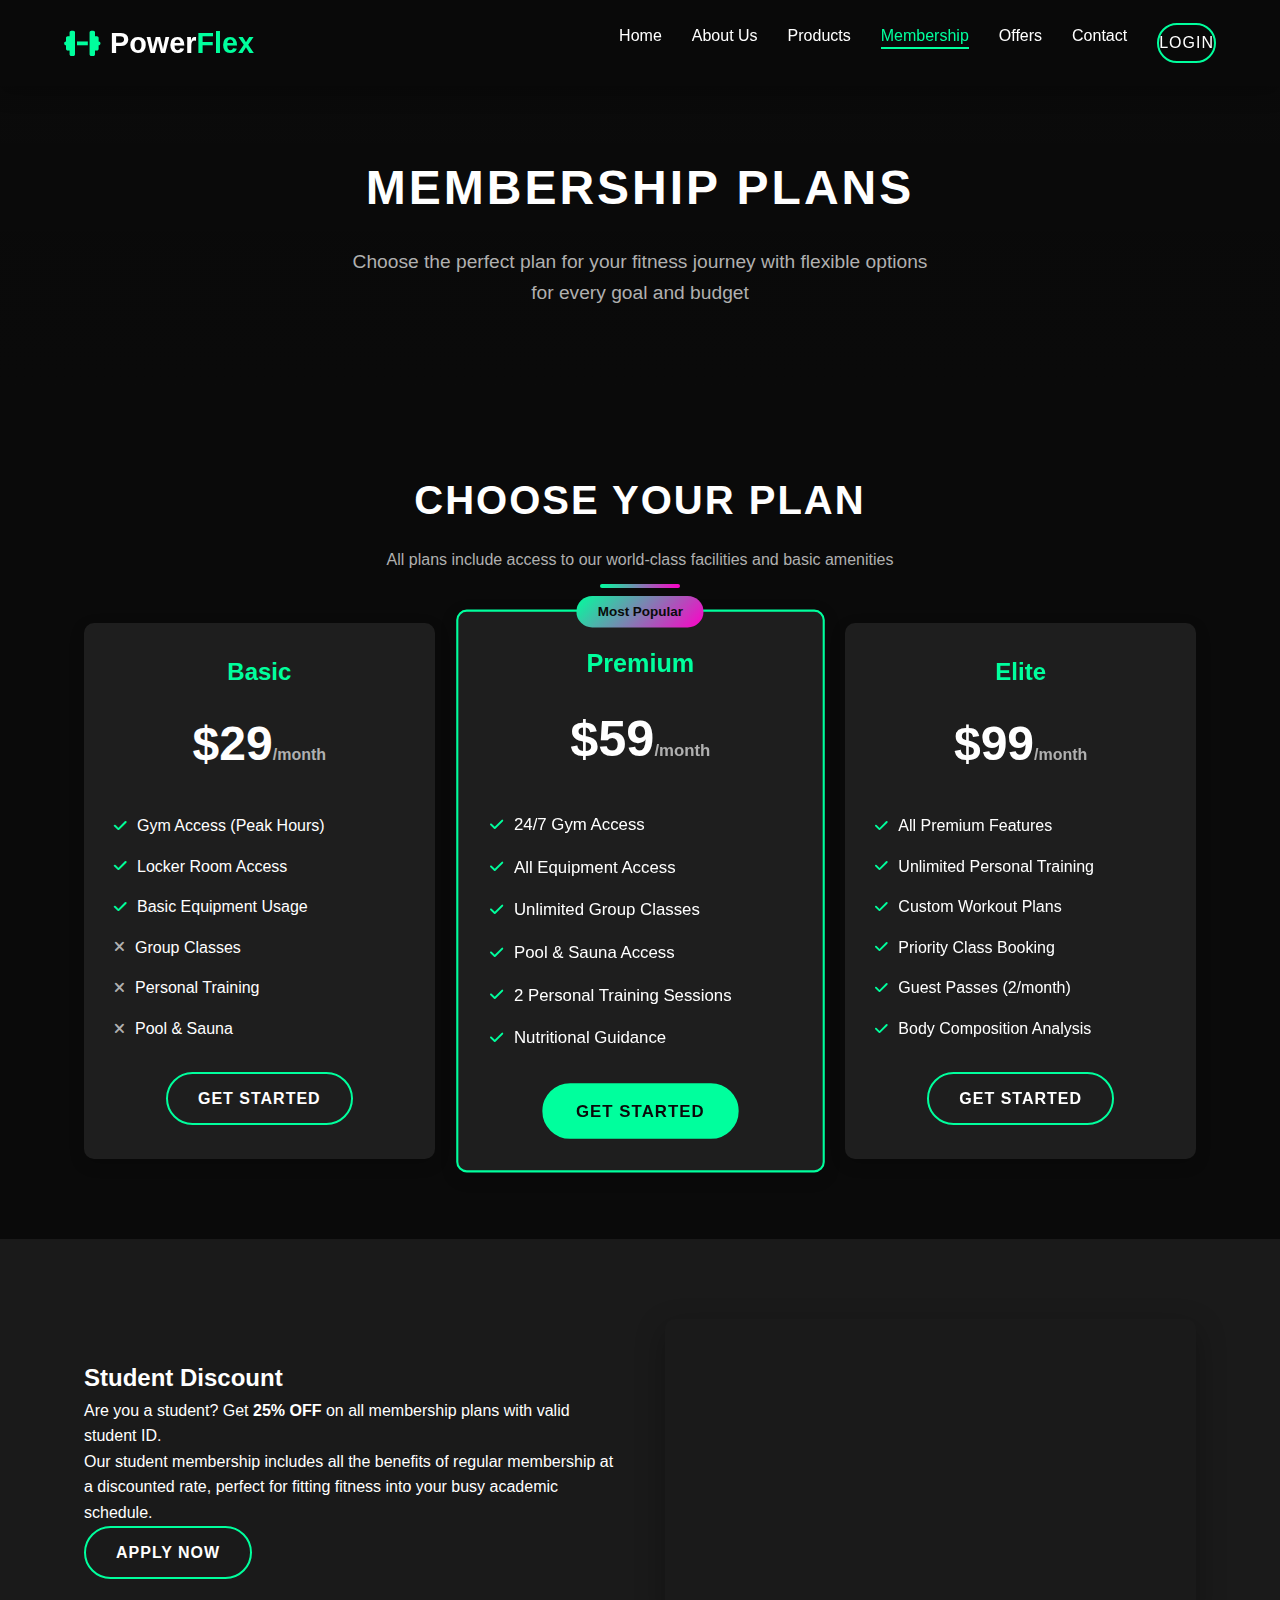
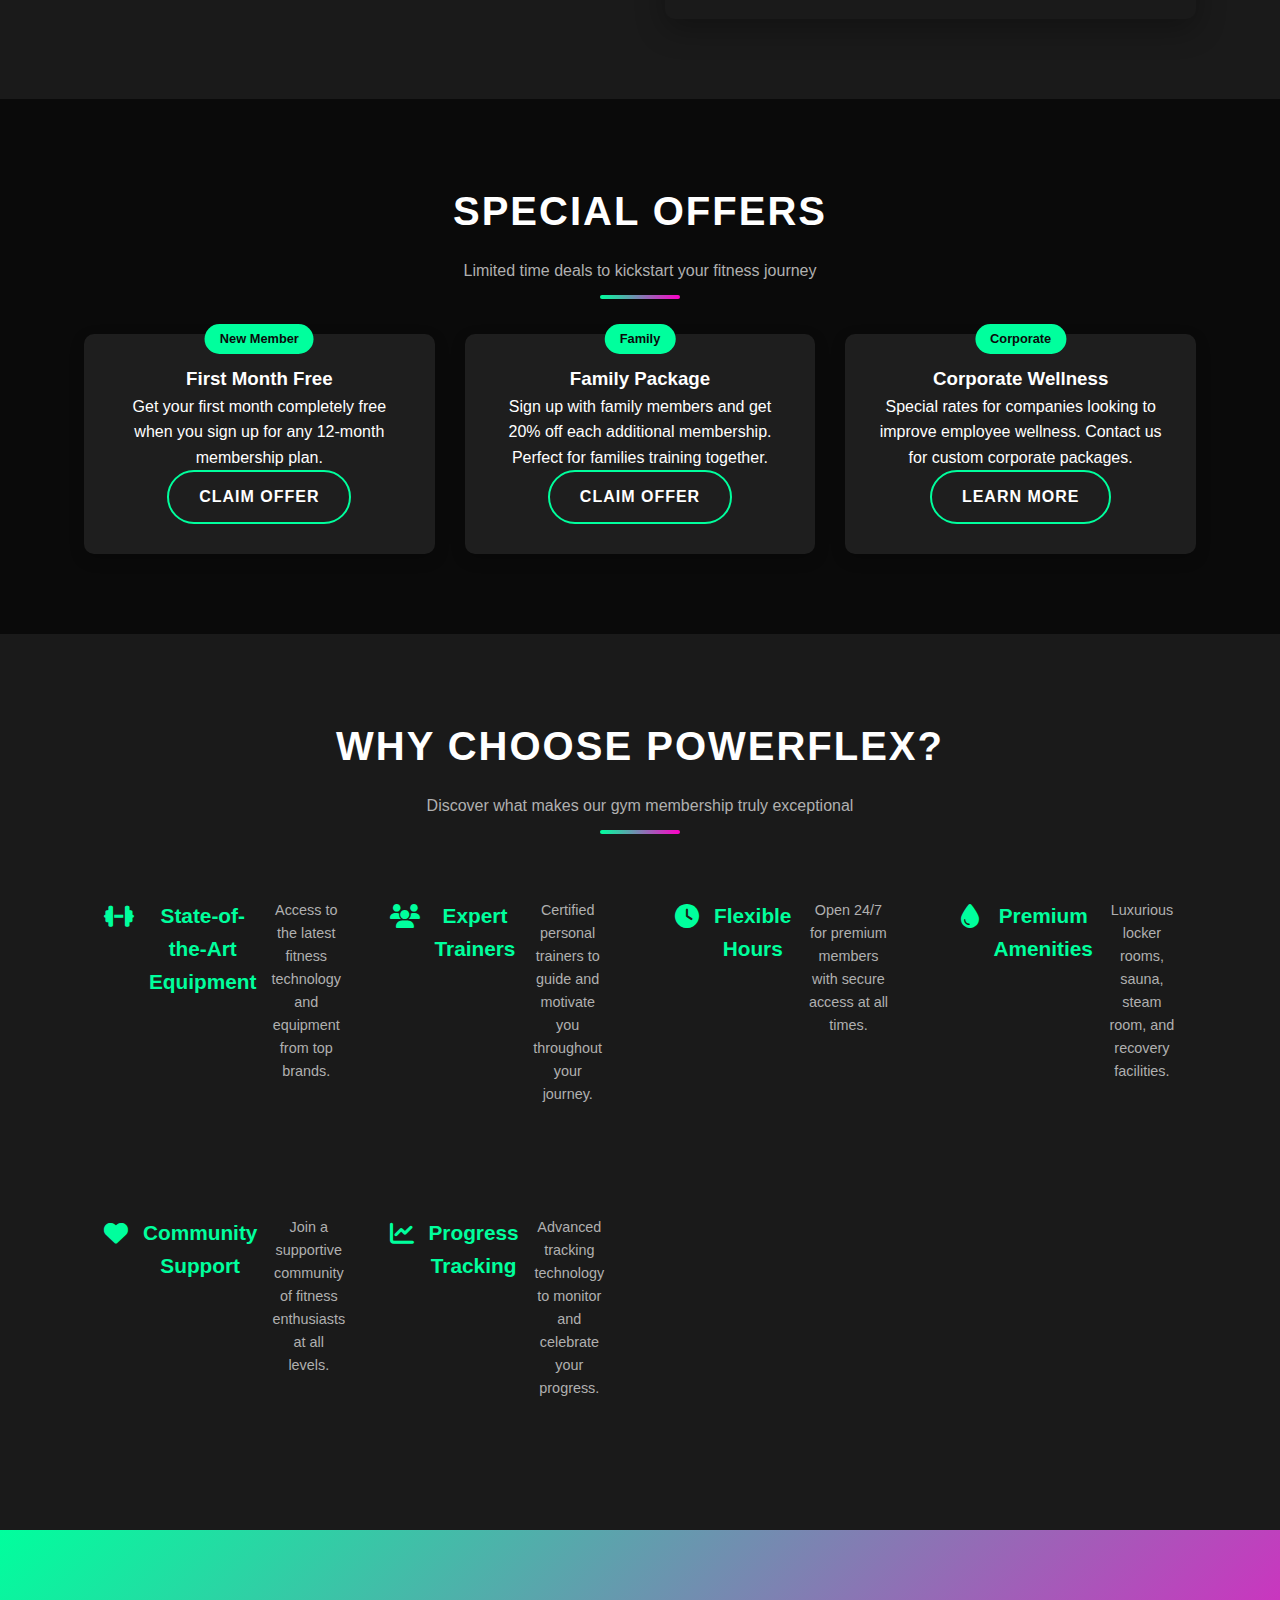
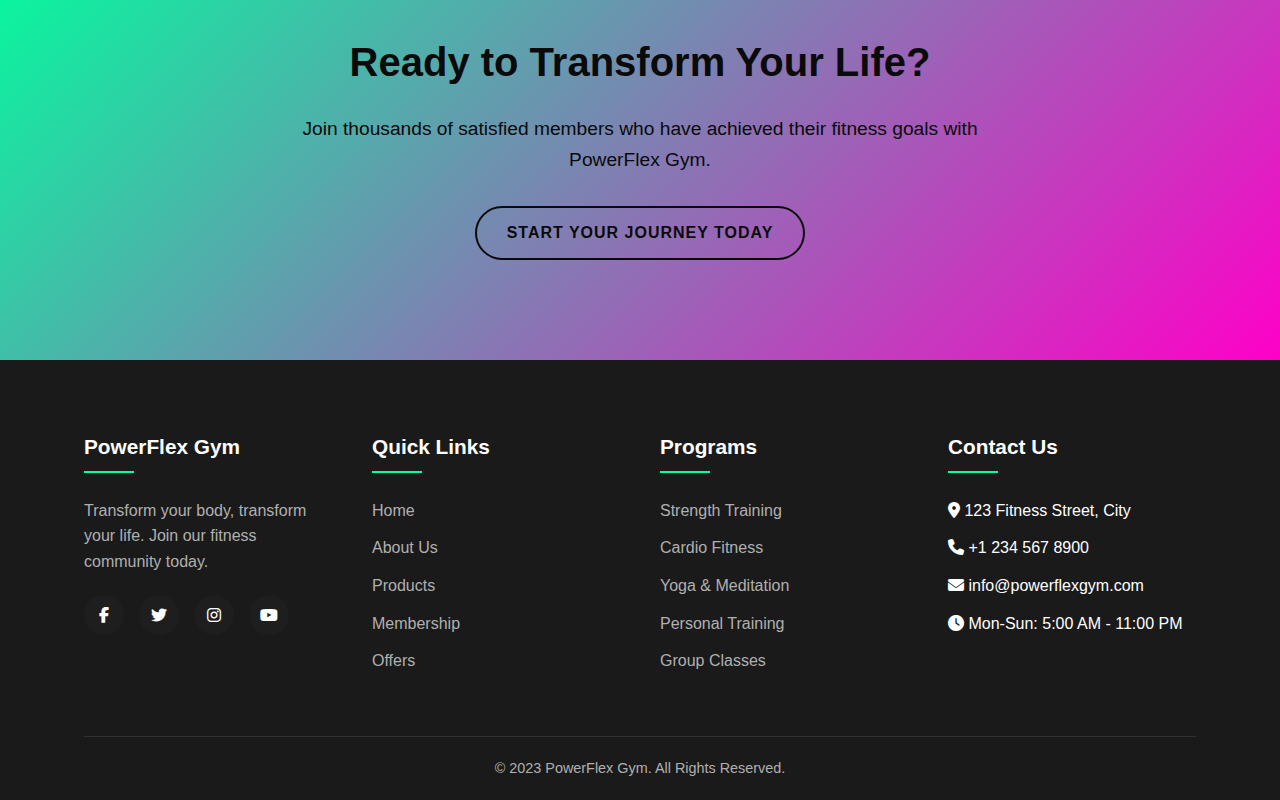
<file: membership.html>
<!DOCTYPE html>
<html lang="en">
<head>
    <meta charset="UTF-8">
    <meta name="viewport" content="width=device-width, initial-scale=1.0">
    <title>Membership Plans | PowerFlex Gym</title>
    <link rel="stylesheet" href="css/style.css">
    <link rel="stylesheet" href="https://cdnjs.cloudflare.com/ajax/libs/font-awesome/6.4.0/css/all.min.css">
</head>
<body>
    <!-- Header & Navigation -->
    <header>
        <div class="container header-container">
            <a href="index.html" class="logo">
                <i class="fas fa-dumbbell"></i>
                Power<span>Flex</span>
            </a>
            
            <div class="hamburger">
                <i class="fas fa-bars"></i>
            </div>
            
            <ul class="nav-menu">
                <li><a href="index.html">Home</a></li>
                <li><a href="about.html">About Us</a></li>
                <li><a href="products.html">Products</a></li>
                <li><a href="membership.html" class="active">Membership</a></li>
                <li><a href="offers.html">Offers</a></li>
                <li><a href="contact.html">Contact</a></li>
                <li><a href="login.html" class="btn">Login</a></li>
            </ul>
        </div>
    </header>

    <!-- Page Header -->
    <section class="page-header">
        <div class="container">
            <h1>Membership Plans</h1>
            <p>Choose the perfect plan for your fitness journey with flexible options for every goal and budget</p>
        </div>
    </section>

    <!-- Membership Plans -->
    <section class="section">
        <div class="container">
            <div class="section-title">
                <h2>Choose Your Plan</h2>
                <p>All plans include access to our world-class facilities and basic amenities</p>
            </div>
            
            <div class="pricing-grid">
                <div class="pricing-card">
                    <div class="pricing-header">
                        <h3>Basic</h3>
                        <div class="price">$29<span>/month</span></div>
                    </div>
                    <div class="pricing-features">
                        <ul>
                            <li><i class="fas fa-check"></i> Gym Access (Peak Hours)</li>
                            <li><i class="fas fa-check"></i> Locker Room Access</li>
                            <li><i class="fas fa-check"></i> Basic Equipment Usage</li>
                            <li><i class="fas fa-times"></i> Group Classes</li>
                            <li><i class="fas fa-times"></i> Personal Training</li>
                            <li><i class="fas fa-times"></i> Pool & Sauna</li>
                        </ul>
                    </div>
                    <a href="register.html" class="btn">Get Started</a>
                </div>
                
                <div class="pricing-card featured">
                    <div class="popular-badge">Most Popular</div>
                    <div class="pricing-header">
                        <h3>Premium</h3>
                        <div class="price">$59<span>/month</span></div>
                    </div>
                    <div class="pricing-features">
                        <ul>
                            <li><i class="fas fa-check"></i> 24/7 Gym Access</li>
                            <li><i class="fas fa-check"></i> All Equipment Access</li>
                            <li><i class="fas fa-check"></i> Unlimited Group Classes</li>
                            <li><i class="fas fa-check"></i> Pool & Sauna Access</li>
                            <li><i class="fas fa-check"></i> 2 Personal Training Sessions</li>
                            <li><i class="fas fa-check"></i> Nutritional Guidance</li>
                        </ul>
                    </div>
                    <a href="register.html" class="btn btn-primary">Get Started</a>
                </div>
                
                <div class="pricing-card">
                    <div class="pricing-header">
                        <h3>Elite</h3>
                        <div class="price">$99<span>/month</span></div>
                    </div>
                    <div class="pricing-features">
                        <ul>
                            <li><i class="fas fa-check"></i> All Premium Features</li>
                            <li><i class="fas fa-check"></i> Unlimited Personal Training</li>
                            <li><i class="fas fa-check"></i> Custom Workout Plans</li>
                            <li><i class="fas fa-check"></i> Priority Class Booking</li>
                            <li><i class="fas fa-check"></i> Guest Passes (2/month)</li>
                            <li><i class="fas fa-check"></i> Body Composition Analysis</li>
                        </ul>
                    </div>
                    <a href="register.html" class="btn">Get Started</a>
                </div>
            </div>
        </div>
    </section>

    <!-- Student Discount -->
    <section class="section" style="background-color: var(--secondary);">
        <div class="container">
            <div class="student-discount">
                <div class="discount-content">
                    <h2>Student Discount</h2>
                    <p>Are you a student? Get <strong>25% OFF</strong> on all membership plans with valid student ID.</p>
                    <p>Our student membership includes all the benefits of regular membership at a discounted rate, perfect for fitting fitness into your busy academic schedule.</p>
                    <a href="register.html" class="btn">Apply Now</a>
                </div>
                <div class="discount-image">
                    <div class="image-placeholder" style="background-image: url('https://images.unsplash.com/photo-1523050854058-8df90110c9f1?ixlib=rb-4.0.3&ixid=M3wxMjA3fDB8MHxwaG90by1wYWdlfHx8fGVufDB8fHx8fA%3D%3D&auto=format&fit=crop&w=2070&q=80');"></div>
                </div>
            </div>
        </div>
    </section>

    <!-- Special Offers -->
    <section class="section">
        <div class="container">
            <div class="section-title">
                <h2>Special Offers</h2>
                <p>Limited time deals to kickstart your fitness journey</p>
            </div>
            
            <div class="offers-grid">
                <div class="offer-card">
                    <div class="offer-badge">New Member</div>
                    <h3>First Month Free</h3>
                    <p>Get your first month completely free when you sign up for any 12-month membership plan.</p>
                    <a href="register.html" class="btn">Claim Offer</a>
                </div>
                
                <div class="offer-card">
                    <div class="offer-badge">Family</div>
                    <h3>Family Package</h3>
                    <p>Sign up with family members and get 20% off each additional membership. Perfect for families training together.</p>
                    <a href="register.html" class="btn">Claim Offer</a>
                </div>
                
                <div class="offer-card">
                    <div class="offer-badge">Corporate</div>
                    <h3>Corporate Wellness</h3>
                    <p>Special rates for companies looking to improve employee wellness. Contact us for custom corporate packages.</p>
                    <a href="contact.html" class="btn">Learn More</a>
                </div>
            </div>
        </div>
    </section>

    <!-- Membership Benefits -->
    <section class="section" style="background-color: var(--secondary);">
        <div class="container">
            <div class="section-title">
                <h2>Why Choose PowerFlex?</h2>
                <p>Discover what makes our gym membership truly exceptional</p>
            </div>
            
            <div class="benefits-grid">
                <div class="benefit-item">
                    <i class="fas fa-dumbbell"></i>
                    <h3>State-of-the-Art Equipment</h3>
                    <p>Access to the latest fitness technology and equipment from top brands.</p>
                </div>
                
                <div class="benefit-item">
                    <i class="fas fa-users"></i>
                    <h3>Expert Trainers</h3>
                    <p>Certified personal trainers to guide and motivate you throughout your journey.</p>
                </div>
                
                <div class="benefit-item">
                    <i class="fas fa-clock"></i>
                    <h3>Flexible Hours</h3>
                    <p>Open 24/7 for premium members with secure access at all times.</p>
                </div>
                
                <div class="benefit-item">
                    <i class="fas fa-tint"></i>
                    <h3>Premium Amenities</h3>
                    <p>Luxurious locker rooms, sauna, steam room, and recovery facilities.</p>
                </div>
                
                <div class="benefit-item">
                    <i class="fas fa-heart"></i>
                    <h3>Community Support</h3>
                    <p>Join a supportive community of fitness enthusiasts at all levels.</p>
                </div>
                
                <div class="benefit-item">
                    <i class="fas fa-chart-line"></i>
                    <h3>Progress Tracking</h3>
                    <p>Advanced tracking technology to monitor and celebrate your progress.</p>
                </div>
            </div>
        </div>
    </section>

    <!-- CTA Section -->
    <section class="cta-section">
        <div class="container">
            <h2>Ready to Transform Your Life?</h2>
            <p>Join thousands of satisfied members who have achieved their fitness goals with PowerFlex Gym.</p>
            <a href="register.html" class="btn">Start Your Journey Today</a>
        </div>
    </section>

    <!-- Footer -->
    <footer>
        <div class="container">
            <div class="footer-container">
                <div class="footer-col">
                    <h3>PowerFlex Gym</h3>
                    <p>Transform your body, transform your life. Join our fitness community today.</p>
                    <div class="social-links">
                        <a href="#"><i class="fab fa-facebook-f"></i></a>
                        <a href="#"><i class="fab fa-twitter"></i></a>
                        <a href="#"><i class="fab fa-instagram"></i></a>
                        <a href="#"><i class="fab fa-youtube"></i></a>
                    </div>
                </div>
                
                <div class="footer-col">
                    <h3>Quick Links</h3>
                    <ul>
                        <li><a href="index.html">Home</a></li>
                        <li><a href="about.html">About Us</a></li>
                        <li><a href="products.html">Products</a></li>
                        <li><a href="membership.html">Membership</a></li>
                        <li><a href="offers.html">Offers</a></li>
                    </ul>
                </div>
                
                <div class="footer-col">
                    <h3>Programs</h3>
                    <ul>
                        <li><a href="#">Strength Training</a></li>
                        <li><a href="#">Cardio Fitness</a></li>
                        <li><a href="#">Yoga & Meditation</a></li>
                        <li><a href="#">Personal Training</a></li>
                        <li><a href="#">Group Classes</a></li>
                    </ul>
                </div>
                
                <div class="footer-col">
                    <h3>Contact Us</h3>
                    <ul>
                        <li><i class="fas fa-map-marker-alt"></i> 123 Fitness Street, City</li>
                        <li><i class="fas fa-phone"></i> +1 234 567 8900</li>
                        <li><i class="fas fa-envelope"></i> info@powerflexgym.com</li>
                        <li><i class="fas fa-clock"></i> Mon-Sun: 5:00 AM - 11:00 PM</li>
                    </ul>
                </div>
            </div>
            
            <div class="copyright">
                <p>&copy; 2023 PowerFlex Gym. All Rights Reserved.</p>
            </div>
        </div>
    </footer>

    <!-- Back to Top Button -->
    <div class="back-to-top">
        <i class="fas fa-chevron-up"></i>
    </div>

    <script src="js/script.js"></script>
</body>
</html>
</file>
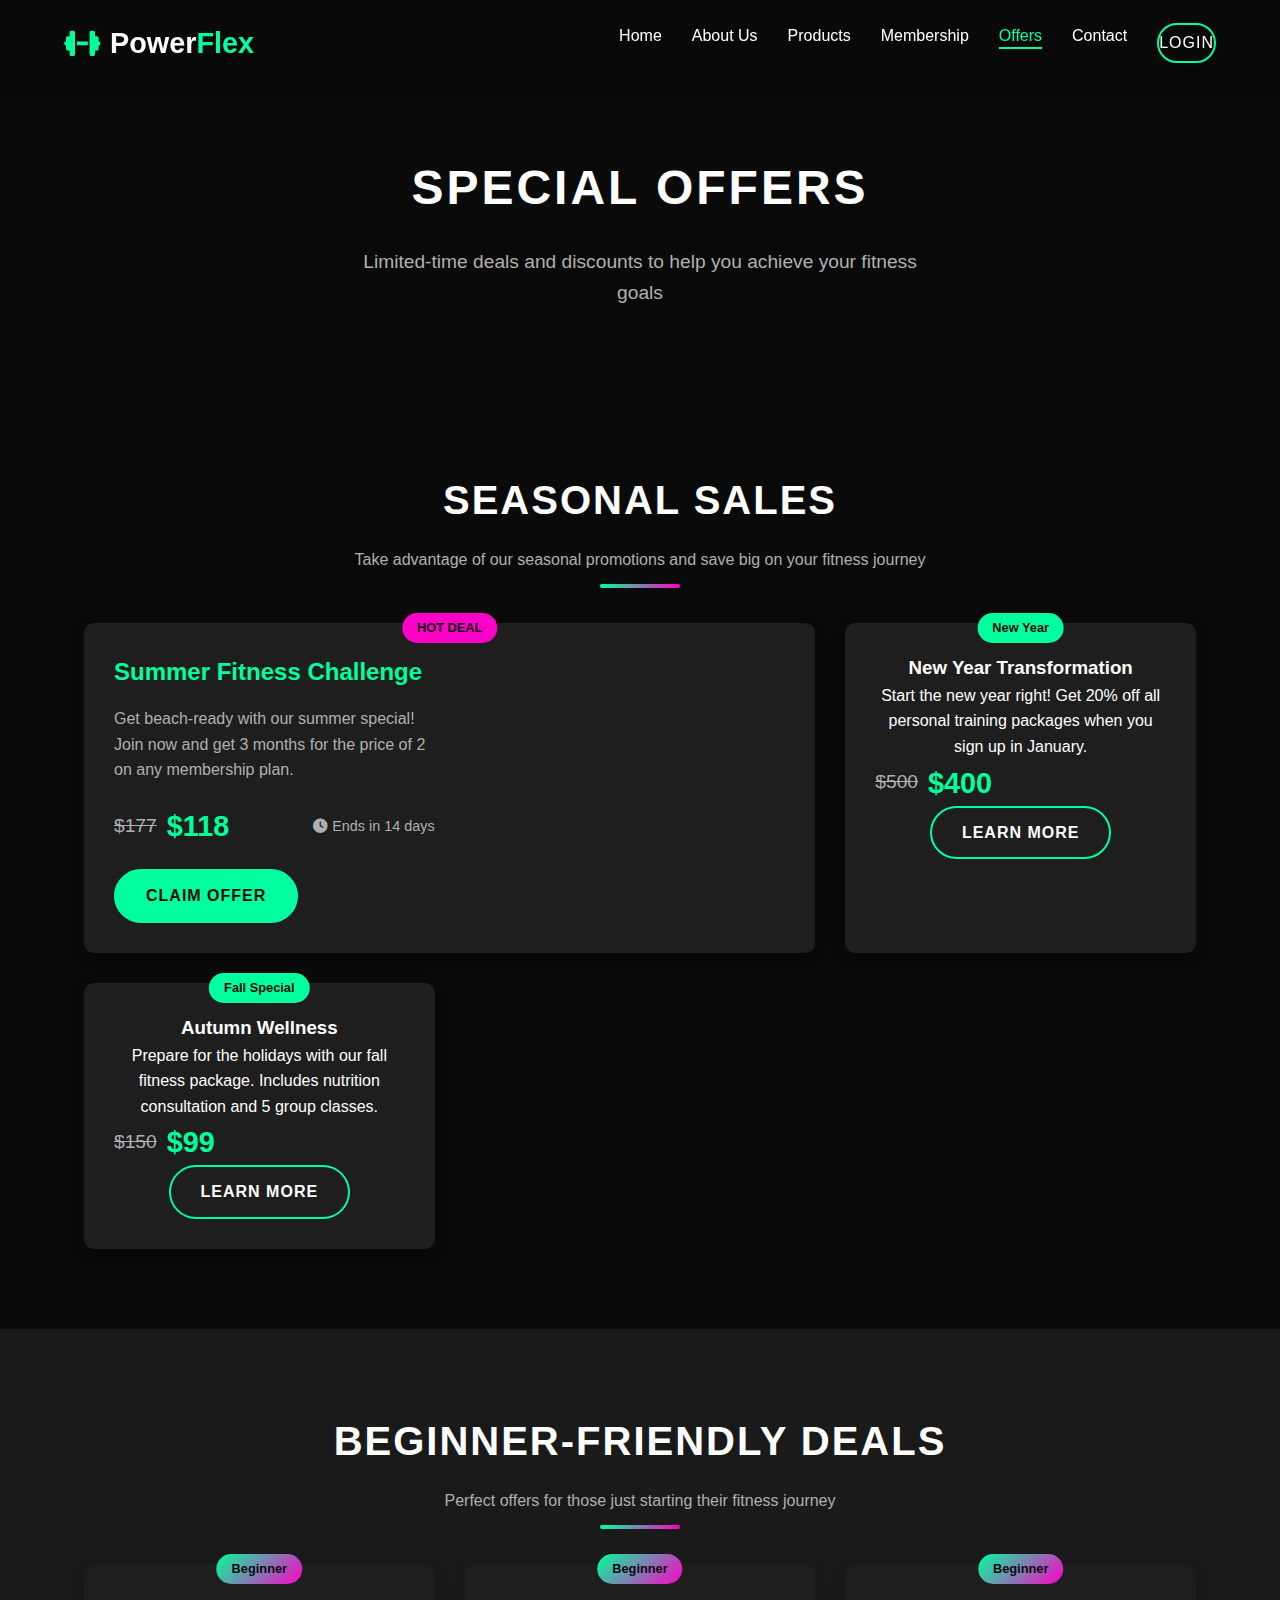
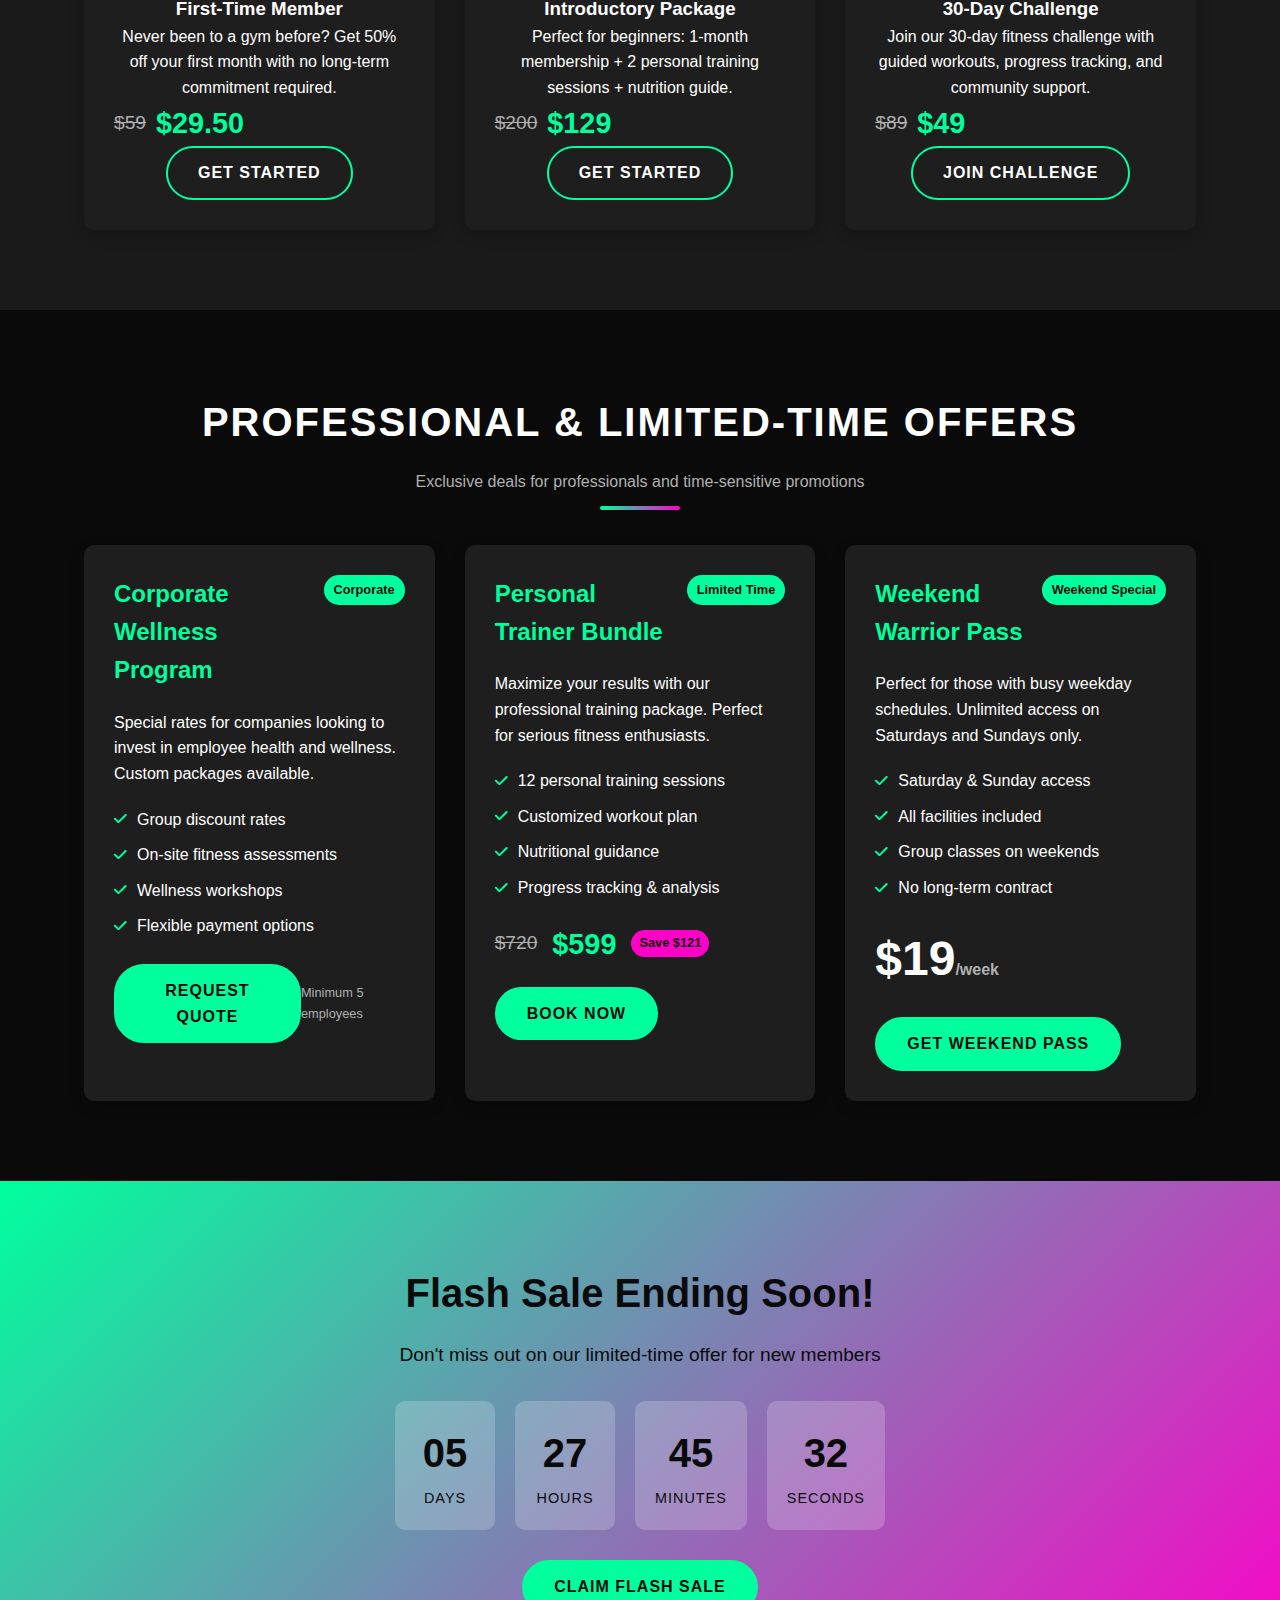
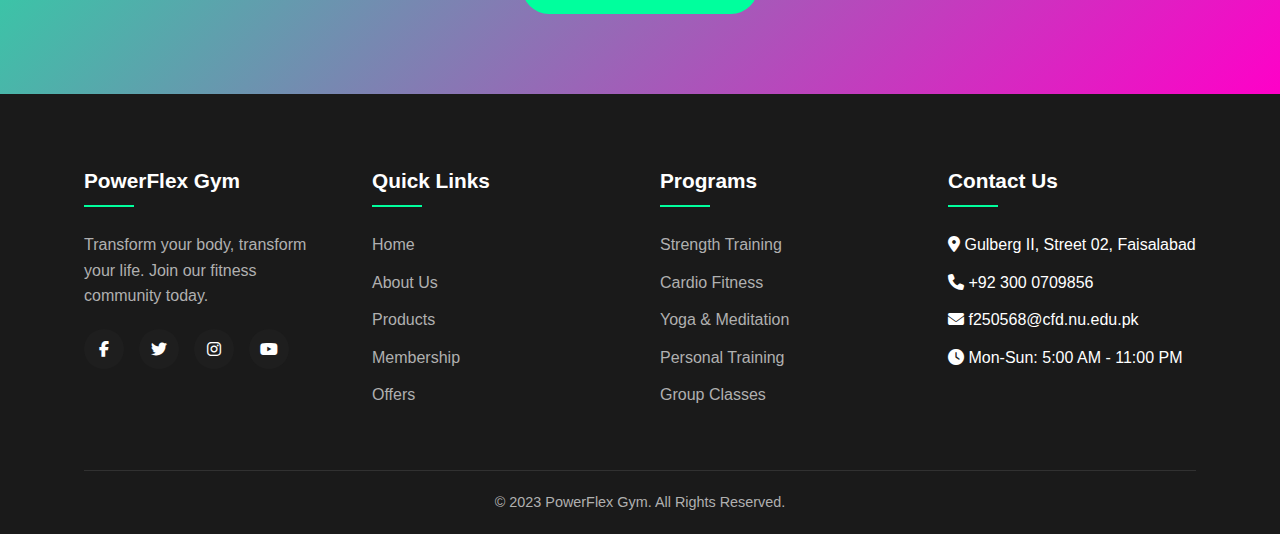
<file: offers.html>
<!DOCTYPE html>
<html lang="en">
<head>
    <meta charset="UTF-8">
    <meta name="viewport" content="width=device-width, initial-scale=1.0">
    <title>Special Offers | PowerFlex Gym</title>
    <link rel="stylesheet" href="css/style.css">
    <link rel="stylesheet" href="https://cdnjs.cloudflare.com/ajax/libs/font-awesome/6.4.0/css/all.min.css">
</head>
<body>
    <!-- Header & Navigation -->
    <header>
        <div class="container header-container">
            <a href="index.html" class="logo">
                <i class="fas fa-dumbbell"></i>
                Power<span>Flex</span>
            </a>
            
            <div class="hamburger">
                <i class="fas fa-bars"></i>
            </div>
            
            <ul class="nav-menu">
                <li><a href="index.html">Home</a></li>
                <li><a href="about.html">About Us</a></li>
                <li><a href="products.html">Products</a></li>
                <li><a href="membership.html">Membership</a></li>
                <li><a href="offers.html" class="active">Offers</a></li>
                <li><a href="contact.html">Contact</a></li>
                <li><a href="login.html" class="btn">Login</a></li>
            </ul>
        </div>
    </header>

    <!-- Page Header -->
    <section class="page-header">
        <div class="container">
            <h1>Special Offers</h1>
            <p>Limited-time deals and discounts to help you achieve your fitness goals</p>
        </div>
    </section>

    <!-- Seasonal Sales -->
    <section class="section">
        <div class="container">
            <div class="section-title">
                <h2>Seasonal Sales</h2>
                <p>Take advantage of our seasonal promotions and save big on your fitness journey</p>
            </div>
            
            <div class="offers-grid">
                <div class="offer-card large">
                    <div class="offer-badge hot">HOT DEAL</div>
                    <div class="offer-content">
                        <h3>Summer Fitness Challenge</h3>
                        <p class="offer-desc">Get beach-ready with our summer special! Join now and get 3 months for the price of 2 on any membership plan.</p>
                        <div class="offer-details">
                            <div class="offer-price">
                                <span class="old-price">$177</span>
                                <span class="new-price">$118</span>
                            </div>
                            <div class="offer-expiry">
                                <i class="fas fa-clock"></i>
                                Ends in 14 days
                            </div>
                        </div>
                        <a href="register.html" class="btn btn-primary">Claim Offer</a>
                    </div>
                    <div class="offer-image" style="background-image: url('https://images.unsplash.com/photo-1571019613454-1cb2f99b2d8b?ixlib=rb-4.0.3&ixid=M3wxMjA3fDB8MHxwaG90by1wYWdlfHx8fGVufDB8fHx8fA%3D%3D&auto=format&fit=crop&w=2070&q=80');"></div>
                </div>
                
                <div class="offer-card">
                    <div class="offer-badge">New Year</div>
                    <h3>New Year Transformation</h3>
                    <p>Start the new year right! Get 20% off all personal training packages when you sign up in January.</p>
                    <div class="offer-price">
                        <span class="old-price">$500</span>
                        <span class="new-price">$400</span>
                    </div>
                    <a href="register.html" class="btn">Learn More</a>
                </div>
                
                <div class="offer-card">
                    <div class="offer-badge">Fall Special</div>
                    <h3>Autumn Wellness</h3>
                    <p>Prepare for the holidays with our fall fitness package. Includes nutrition consultation and 5 group classes.</p>
                    <div class="offer-price">
                        <span class="old-price">$150</span>
                        <span class="new-price">$99</span>
                    </div>
                    <a href="register.html" class="btn">Learn More</a>
                </div>
            </div>
        </div>
    </section>

    <!-- Beginner Discounts -->
    <section class="section" style="background-color: var(--secondary);">
        <div class="container">
            <div class="section-title">
                <h2>Beginner-Friendly Deals</h2>
                <p>Perfect offers for those just starting their fitness journey</p>
            </div>
            
            <div class="offers-grid">
                <div class="offer-card">
                    <div class="offer-badge beginner">Beginner</div>
                    <h3>First-Time Member</h3>
                    <p>Never been to a gym before? Get 50% off your first month with no long-term commitment required.</p>
                    <div class="offer-price">
                        <span class="old-price">$59</span>
                        <span class="new-price">$29.50</span>
                    </div>
                    <a href="register.html" class="btn">Get Started</a>
                </div>
                
                <div class="offer-card">
                    <div class="offer-badge beginner">Beginner</div>
                    <h3>Introductory Package</h3>
                    <p>Perfect for beginners: 1-month membership + 2 personal training sessions + nutrition guide.</p>
                    <div class="offer-price">
                        <span class="old-price">$200</span>
                        <span class="new-price">$129</span>
                    </div>
                    <a href="register.html" class="btn">Get Started</a>
                </div>
                
                <div class="offer-card">
                    <div class="offer-badge beginner">Beginner</div>
                    <h3>30-Day Challenge</h3>
                    <p>Join our 30-day fitness challenge with guided workouts, progress tracking, and community support.</p>
                    <div class="offer-price">
                        <span class="old-price">$89</span>
                        <span class="new-price">$49</span>
                    </div>
                    <a href="register.html" class="btn">Join Challenge</a>
                </div>
            </div>
        </div>
    </section>

    <!-- Professional Offers -->
    <section class="section">
        <div class="container">
            <div class="section-title">
                <h2>Professional & Limited-Time Offers</h2>
                <p>Exclusive deals for professionals and time-sensitive promotions</p>
            </div>
            
            <div class="professional-offers">
                <div class="pro-offer-card">
                    <div class="pro-offer-header">
                        <h3>Corporate Wellness Program</h3>
                        <span class="pro-badge">Corporate</span>
                    </div>
                    <p>Special rates for companies looking to invest in employee health and wellness. Custom packages available.</p>
                    <ul class="pro-features">
                        <li><i class="fas fa-check"></i> Group discount rates</li>
                        <li><i class="fas fa-check"></i> On-site fitness assessments</li>
                        <li><i class="fas fa-check"></i> Wellness workshops</li>
                        <li><i class="fas fa-check"></i> Flexible payment options</li>
                    </ul>
                    <div class="pro-offer-cta">
                        <a href="contact.html" class="btn btn-primary">Request Quote</a>
                        <span class="pro-note">Minimum 5 employees</span>
                    </div>
                </div>
                
                <div class="pro-offer-card">
                    <div class="pro-offer-header">
                        <h3>Personal Trainer Bundle</h3>
                        <span class="pro-badge">Limited Time</span>
                    </div>
                    <p>Maximize your results with our professional training package. Perfect for serious fitness enthusiasts.</p>
                    <ul class="pro-features">
                        <li><i class="fas fa-check"></i> 12 personal training sessions</li>
                        <li><i class="fas fa-check"></i> Customized workout plan</li>
                        <li><i class="fas fa-check"></i> Nutritional guidance</li>
                        <li><i class="fas fa-check"></i> Progress tracking & analysis</li>
                    </ul>
                    <div class="pro-offer-price">
                        <span class="old-price">$720</span>
                        <span class="new-price">$599</span>
                        <span class="save-badge">Save $121</span>
                    </div>
                    <a href="register.html" class="btn btn-primary">Book Now</a>
                </div>
                
                <div class="pro-offer-card">
                    <div class="pro-offer-header">
                        <h3>Weekend Warrior Pass</h3>
                        <span class="pro-badge">Weekend Special</span>
                    </div>
                    <p>Perfect for those with busy weekday schedules. Unlimited access on Saturdays and Sundays only.</p>
                    <ul class="pro-features">
                        <li><i class="fas fa-check"></i> Saturday & Sunday access</li>
                        <li><i class="fas fa-check"></i> All facilities included</li>
                        <li><i class="fas fa-check"></i> Group classes on weekends</li>
                        <li><i class="fas fa-check"></i> No long-term contract</li>
                    </ul>
                    <div class="pro-offer-price">
                        <span class="price">$19<span>/week</span></span>
                    </div>
                    <a href="register.html" class="btn btn-primary">Get Weekend Pass</a>
                </div>
            </div>
        </div>
    </section>

    <!-- Countdown Timer -->
    <section class="section countdown-section">
        <div class="container">
            <div class="countdown-container">
                <h2>Flash Sale Ending Soon!</h2>
                <p>Don't miss out on our limited-time offer for new members</p>
                <div class="countdown-timer">
                    <div class="countdown-item">
                        <span class="countdown-number" id="days">05</span>
                        <span class="countdown-label">Days</span>
                    </div>
                    <div class="countdown-item">
                        <span class="countdown-number" id="hours">27</span>
                        <span class="countdown-label">Hours</span>
                    </div>
                    <div class="countdown-item">
                        <span class="countdown-number" id="minutes">45</span>
                        <span class="countdown-label">Minutes</span>
                    </div>
                    <div class="countdown-item">
                        <span class="countdown-number" id="seconds">32</span>
                        <span class="countdown-label">Seconds</span>
                    </div>
                </div>
                <a href="register.html" class="btn btn-primary">Claim Flash Sale</a>
            </div>
        </div>
    </section>

    <!-- Footer -->
    <footer>
        <div class="container">
            <div class="footer-container">
                <div class="footer-col">
                    <h3>PowerFlex Gym</h3>
                    <p>Transform your body, transform your life. Join our fitness community today.</p>
                    <div class="social-links">
                        <a href="#"><i class="fab fa-facebook-f"></i></a>
                        <a href="#"><i class="fab fa-twitter"></i></a>
                        <a href="#"><i class="fab fa-instagram"></i></a>
                        <a href="#"><i class="fab fa-youtube"></i></a>
                    </div>
                </div>
                
                <div class="footer-col">
                    <h3>Quick Links</h3>
                    <ul>
                        <li><a href="index.html">Home</a></li>
                        <li><a href="about.html">About Us</a></li>
                        <li><a href="products.html">Products</a></li>
                        <li><a href="membership.html">Membership</a></li>
                        <li><a href="offers.html">Offers</a></li>
                    </ul>
                </div>
                
                <div class="footer-col">
                    <h3>Programs</h3>
                    <ul>
                        <li><a href="#">Strength Training</a></li>
                        <li><a href="#">Cardio Fitness</a></li>
                        <li><a href="#">Yoga & Meditation</a></li>
                        <li><a href="#">Personal Training</a></li>
                        <li><a href="#">Group Classes</a></li>
                    </ul>
                </div>
                
                <div class="footer-col">
                    <h3>Contact Us</h3>
                    <ul>
                        <li><i class="fas fa-map-marker-alt"></i> Gulberg II, Street 02, Faisalabad</li>
                        <li><i class="fas fa-phone"></i> +92 300 0709856</li>
                        <li><i class="fas fa-envelope"></i> f250568@cfd.nu.edu.pk</li>
                        <li><i class="fas fa-clock"></i> Mon-Sun: 5:00 AM - 11:00 PM</li>
                    </ul>
                </div>
            </div>
            
            <div class="copyright">
                <p>&copy; 2023 PowerFlex Gym. All Rights Reserved.</p>
            </div>
        </div>
    </footer>

    <!-- Back to Top Button -->
    <div class="back-to-top">
        <i class="fas fa-chevron-up"></i>
    </div>

    <script src="js/script.js"></script>
</body>
</html>
</file>
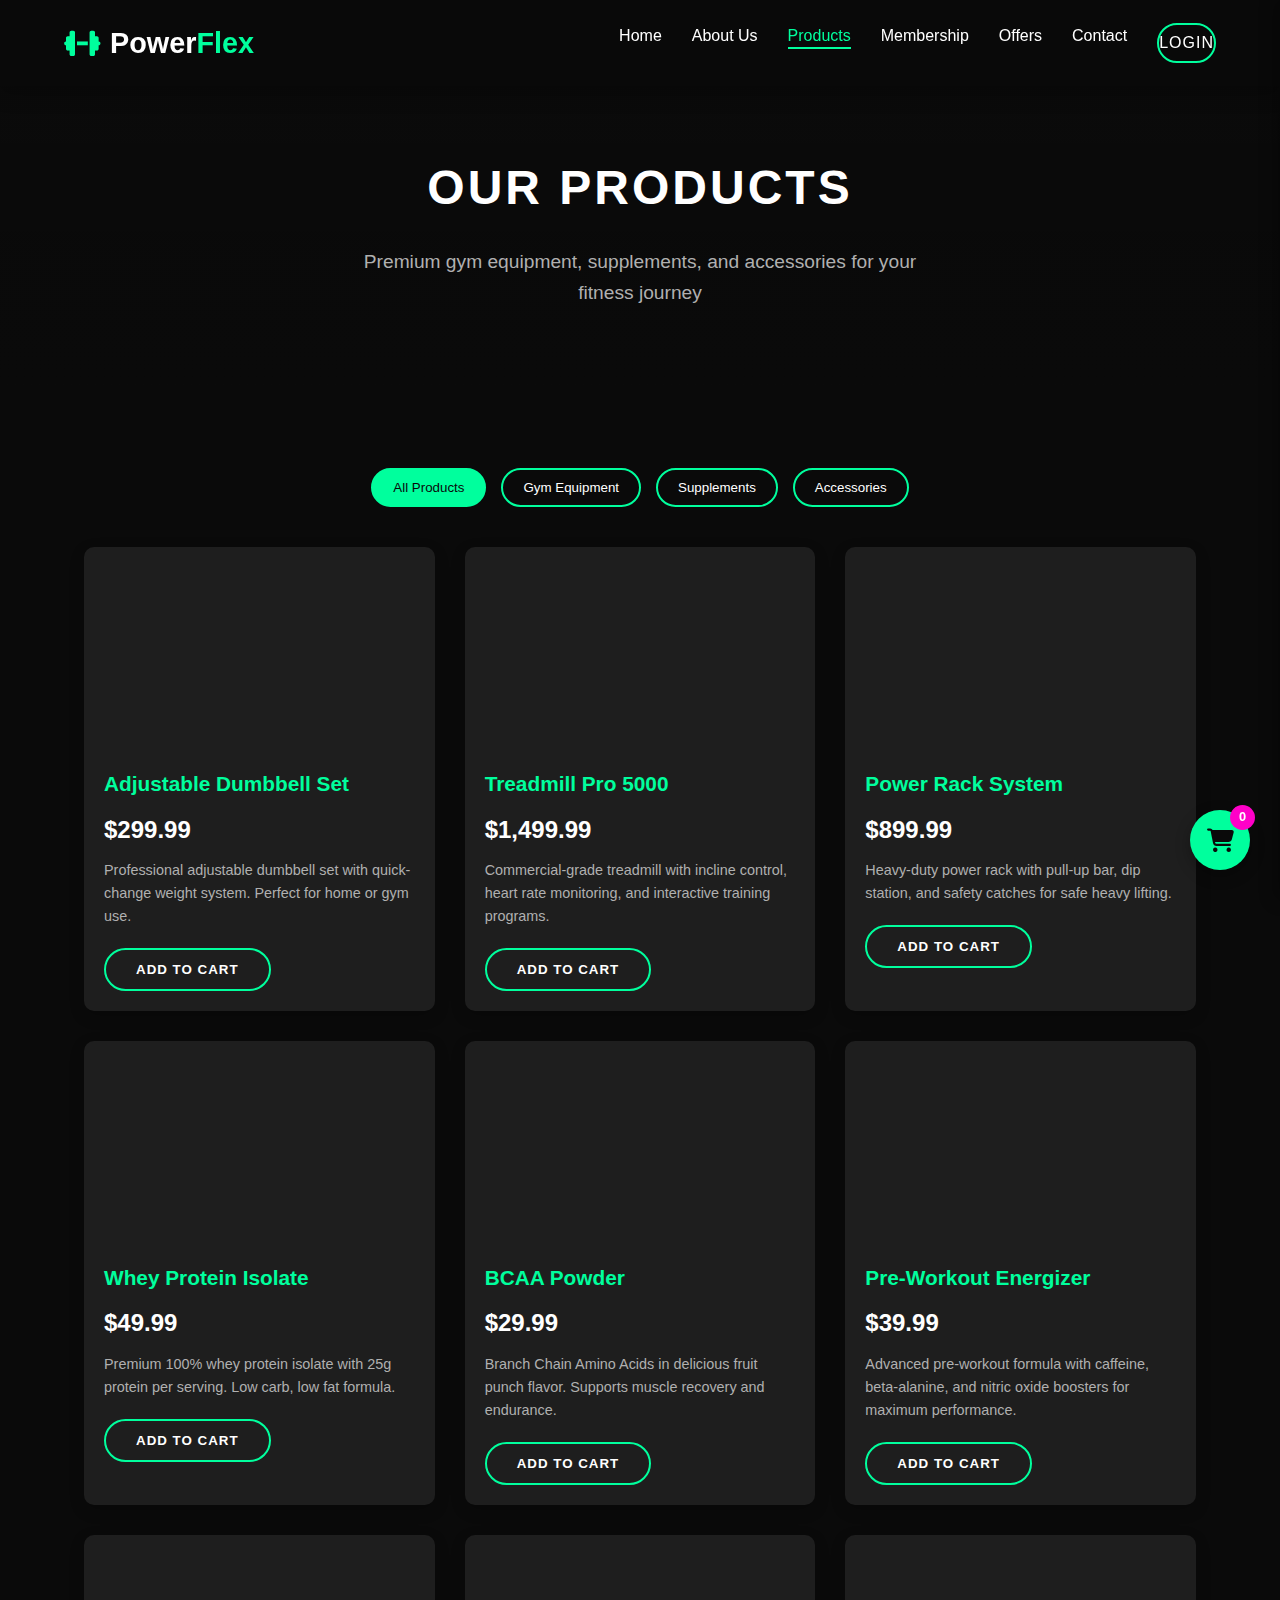
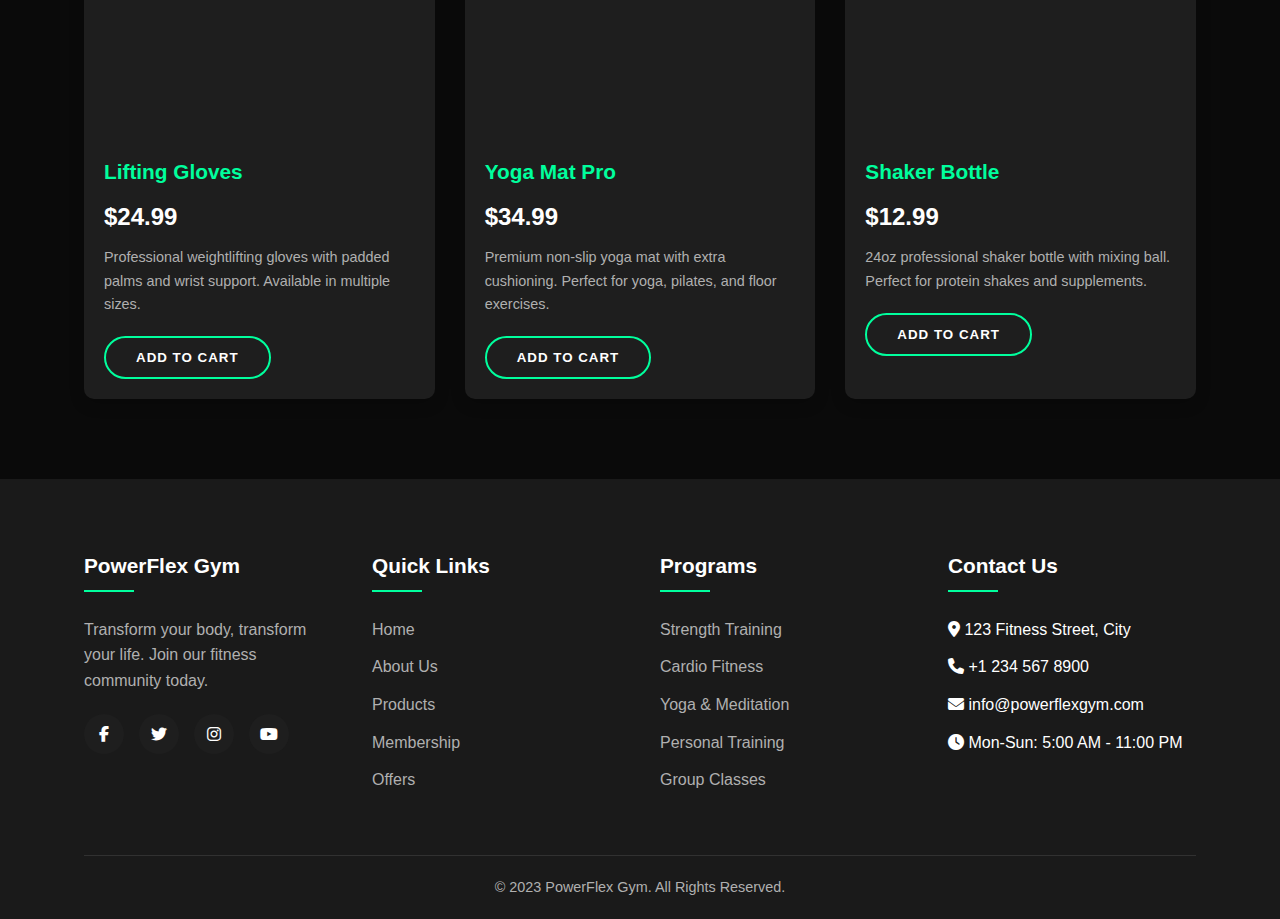
<file: products.html>
<!DOCTYPE html>
<html lang="en">
<head>
    <meta charset="UTF-8">
    <meta name="viewport" content="width=device-width, initial-scale=1.0">
    <title>Products | PowerFlex Gym</title>
    <link rel="stylesheet" href="css/style.css">
    <link rel="stylesheet" href="https://cdnjs.cloudflare.com/ajax/libs/font-awesome/6.4.0/css/all.min.css">
</head>
<body>
    <!-- Header & Navigation -->
    <header>
        <div class="container header-container">
            <a href="index.html" class="logo">
                <i class="fas fa-dumbbell"></i>
                Power<span>Flex</span>
            </a>
            
            <div class="hamburger">
                <i class="fas fa-bars"></i>
            </div>
            
            <ul class="nav-menu">
                <li><a href="index.html">Home</a></li>
                <li><a href="about.html">About Us</a></li>
                <li><a href="products.html" class="active">Products</a></li>
                <li><a href="membership.html">Membership</a></li>
                <li><a href="offers.html">Offers</a></li>
                <li><a href="contact.html">Contact</a></li>
                <li><a href="login.html" class="btn">Login</a></li>
            </ul>
        </div>
    </header>

    <!-- Page Header -->
    <section class="page-header">
        <div class="container">
            <h1>Our Products</h1>
            <p>Premium gym equipment, supplements, and accessories for your fitness journey</p>
        </div>
    </section>

    <!-- Product Filter -->
    <section class="section">
        <div class="container">
            <div class="filter-buttons">
                <button class="filter-btn active" data-filter="all">All Products</button>
                <button class="filter-btn" data-filter="equipment">Gym Equipment</button>
                <button class="filter-btn" data-filter="supplements">Supplements</button>
                <button class="filter-btn" data-filter="accessories">Accessories</button>
            </div>
            
            <div class="products-grid">
                <!-- Gym Equipment -->
                <div class="product-card" data-category="equipment">
                    <div class="product-img" style="background-image: url('https://images.unsplash.com/photo-1571019613454-1cb2f99b2d8b?ixlib=rb-4.0.3&ixid=M3wxMjA3fDB8MHxwaG90by1wYWdlfHx8fGVufDB8fHx8fA%3D%3D&auto=format&fit=crop&w=2070&q=80');"></div>
                    <div class="product-content">
                        <h3>Adjustable Dumbbell Set</h3>
                        <p class="product-price">$299.99</p>
                        <p class="product-desc">Professional adjustable dumbbell set with quick-change weight system. Perfect for home or gym use.</p>
                        <button class="btn add-to-cart" data-product="Adjustable Dumbbell Set" data-price="299.99">Add to Cart</button>
                    </div>
                </div>
                
                <div class="product-card" data-category="equipment">
                    <div class="product-img" style="background-image: url('https://images.unsplash.com/photo-1571019614242-c5c5dee9f50b?ixlib=rb-4.0.3&ixid=M3wxMjA3fDB8MHxwaG90by1wYWdlfHx8fGVufDB8fHx8fA%3D%3D&auto=format&fit=crop&w=2070&q=80');"></div>
                    <div class="product-content">
                        <h3>Treadmill Pro 5000</h3>
                        <p class="product-price">$1,499.99</p>
                        <p class="product-desc">Commercial-grade treadmill with incline control, heart rate monitoring, and interactive training programs.</p>
                        <button class="btn add-to-cart" data-product="Treadmill Pro 5000" data-price="1499.99">Add to Cart</button>
                    </div>
                </div>
                
                <div class="product-card" data-category="equipment">
                    <div class="product-img" style="background-image: url('https://images.unsplash.com/photo-1532029837206-abbe2b7620e3?ixlib=rb-4.0.3&ixid=M3wxMjA3fDB8MHxwaG90by1wYWdlfHx8fGVufDB8fHx8fA%3D%3D&auto=format&fit=crop&w=2070&q=80');"></div>
                    <div class="product-content">
                        <h3>Power Rack System</h3>
                        <p class="product-price">$899.99</p>
                        <p class="product-desc">Heavy-duty power rack with pull-up bar, dip station, and safety catches for safe heavy lifting.</p>
                        <button class="btn add-to-cart" data-product="Power Rack System" data-price="899.99">Add to Cart</button>
                    </div>
                </div>
                
                <!-- Supplements -->
                <div class="product-card" data-category="supplements">
                    <div class="product-img" style="background-image: url('https://images.unsplash.com/photo-1593095948071-474c5cc2989d?ixlib=rb-4.0.3&ixid=M3wxMjA3fDB8MHxwaG90by1wYWdlfHx8fGVufDB8fHx8fA%3D%3D&auto=format&fit=crop&w=2064&q=80');"></div>
                    <div class="product-content">
                        <h3>Whey Protein Isolate</h3>
                        <p class="product-price">$49.99</p>
                        <p class="product-desc">Premium 100% whey protein isolate with 25g protein per serving. Low carb, low fat formula.</p>
                        <button class="btn add-to-cart" data-product="Whey Protein Isolate" data-price="49.99">Add to Cart</button>
                    </div>
                </div>
                
                <div class="product-card" data-category="supplements">
                    <div class="product-img" style="background-image: url('https://images.unsplash.com/photo-1628771065518-0d82f1938462?ixlib=rb-4.0.3&ixid=M3wxMjA3fDB8MHxwaG90by1wYWdlfHx8fGVufDB8fHx8fA%3D%3D&auto=format&fit=crop&w=2070&q=80');"></div>
                    <div class="product-content">
                        <h3>BCAA Powder</h3>
                        <p class="product-price">$29.99</p>
                        <p class="product-desc">Branch Chain Amino Acids in delicious fruit punch flavor. Supports muscle recovery and endurance.</p>
                        <button class="btn add-to-cart" data-product="BCAA Powder" data-price="29.99">Add to Cart</button>
                    </div>
                </div>
                
                <div class="product-card" data-category="supplements">
                    <div class="product-img" style="background-image: url('https://images.unsplash.com/photo-1593095948071-474c5cc2989d?ixlib=rb-4.0.3&ixid=M3wxMjA3fDB8MHxwaG90by1wYWdlfHx8fGVufDB8fHx8fA%3D%3D&auto=format&fit=crop&w=2064&q=80');"></div>
                    <div class="product-content">
                        <h3>Pre-Workout Energizer</h3>
                        <p class="product-price">$39.99</p>
                        <p class="product-desc">Advanced pre-workout formula with caffeine, beta-alanine, and nitric oxide boosters for maximum performance.</p>
                        <button class="btn add-to-cart" data-product="Pre-Workout Energizer" data-price="39.99">Add to Cart</button>
                    </div>
                </div>
                
                <!-- Accessories -->
                <div class="product-card" data-category="accessories">
                    <div class="product-img" style="background-image: url('https://images.unsplash.com/photo-1595078475328-1ab05d0a6a0e?ixlib=rb-4.0.3&ixid=M3wxMjA3fDB8MHxwaG90by1wYWdlfHx8fGVufDB8fHx8fA%3D%3D&auto=format&fit=crop&w=2064&q=80');"></div>
                    <div class="product-content">
                        <h3>Lifting Gloves</h3>
                        <p class="product-price">$24.99</p>
                        <p class="product-desc">Professional weightlifting gloves with padded palms and wrist support. Available in multiple sizes.</p>
                        <button class="btn add-to-cart" data-product="Lifting Gloves" data-price="24.99">Add to Cart</button>
                    </div>
                </div>
                
                <div class="product-card" data-category="accessories">
                    <div class="product-img" style="background-image: url('https://images.unsplash.com/photo-1595078475328-1ab05d0a6a0e?ixlib=rb-4.0.3&ixid=M3wxMjA3fDB8MHxwaG90by1wYWdlfHx8fGVufDB8fHx8fA%3D%3D&auto=format&fit=crop&w=2064&q=80');"></div>
                    <div class="product-content">
                        <h3>Yoga Mat Pro</h3>
                        <p class="product-price">$34.99</p>
                        <p class="product-desc">Premium non-slip yoga mat with extra cushioning. Perfect for yoga, pilates, and floor exercises.</p>
                        <button class="btn add-to-cart" data-product="Yoga Mat Pro" data-price="34.99">Add to Cart</button>
                    </div>
                </div>
                
                <div class="product-card" data-category="accessories">
                    <div class="product-img" style="background-image: url('https://images.unsplash.com/photo-1595078475328-1ab05d0a6a0e?ixlib=rb-4.0.3&ixid=M3wxMjA3fDB8MHxwaG90by1wYWdlfHx8fGVufDB8fHx8fA%3D%3D&auto=format&fit=crop&w=2064&q=80');"></div>
                    <div class="product-content">
                        <h3>Shaker Bottle</h3>
                        <p class="product-price">$12.99</p>
                        <p class="product-desc">24oz professional shaker bottle with mixing ball. Perfect for protein shakes and supplements.</p>
                        <button class="btn add-to-cart" data-product="Shaker Bottle" data-price="12.99">Add to Cart</button>
                    </div>
                </div>
            </div>
        </div>
    </section>

    <!-- Cart Sidebar -->
    <div class="cart-sidebar">
        <div class="cart-header">
            <h3>Your Cart</h3>
            <button class="close-cart">&times;</button>
        </div>
        <div class="cart-items">
            <!-- Cart items will be added here dynamically -->
        </div>
        <div class="cart-total">
            <p>Total: $<span id="cart-total">0.00</span></p>
            <button class="btn btn-primary checkout-btn">Checkout</button>
        </div>
    </div>

    <!-- Cart Icon -->
    <div class="cart-icon">
        <i class="fas fa-shopping-cart"></i>
        <span class="cart-count">0</span>
    </div>

    <!-- Footer -->
    <footer>
        <div class="container">
            <div class="footer-container">
                <div class="footer-col">
                    <h3>PowerFlex Gym</h3>
                    <p>Transform your body, transform your life. Join our fitness community today.</p>
                    <div class="social-links">
                        <a href="#"><i class="fab fa-facebook-f"></i></a>
                        <a href="#"><i class="fab fa-twitter"></i></a>
                        <a href="#"><i class="fab fa-instagram"></i></a>
                        <a href="#"><i class="fab fa-youtube"></i></a>
                    </div>
                </div>
                
                <div class="footer-col">
                    <h3>Quick Links</h3>
                    <ul>
                        <li><a href="index.html">Home</a></li>
                        <li><a href="about.html">About Us</a></li>
                        <li><a href="products.html">Products</a></li>
                        <li><a href="membership.html">Membership</a></li>
                        <li><a href="offers.html">Offers</a></li>
                    </ul>
                </div>
                
                <div class="footer-col">
                    <h3>Programs</h3>
                    <ul>
                        <li><a href="#">Strength Training</a></li>
                        <li><a href="#">Cardio Fitness</a></li>
                        <li><a href="#">Yoga & Meditation</a></li>
                        <li><a href="#">Personal Training</a></li>
                        <li><a href="#">Group Classes</a></li>
                    </ul>
                </div>
                
                <div class="footer-col">
                    <h3>Contact Us</h3>
                    <ul>
                        <li><i class="fas fa-map-marker-alt"></i> 123 Fitness Street, City</li>
                        <li><i class="fas fa-phone"></i> +1 234 567 8900</li>
                        <li><i class="fas fa-envelope"></i> info@powerflexgym.com</li>
                        <li><i class="fas fa-clock"></i> Mon-Sun: 5:00 AM - 11:00 PM</li>
                    </ul>
                </div>
            </div>
            
            <div class="copyright">
                <p>&copy; 2023 PowerFlex Gym. All Rights Reserved.</p>
            </div>
        </div>
    </footer>

    <!-- Back to Top Button -->
    <div class="back-to-top">
        <i class="fas fa-chevron-up"></i>
    </div>

    <script src="js/script.js"></script>
</body>
</html>
</file>
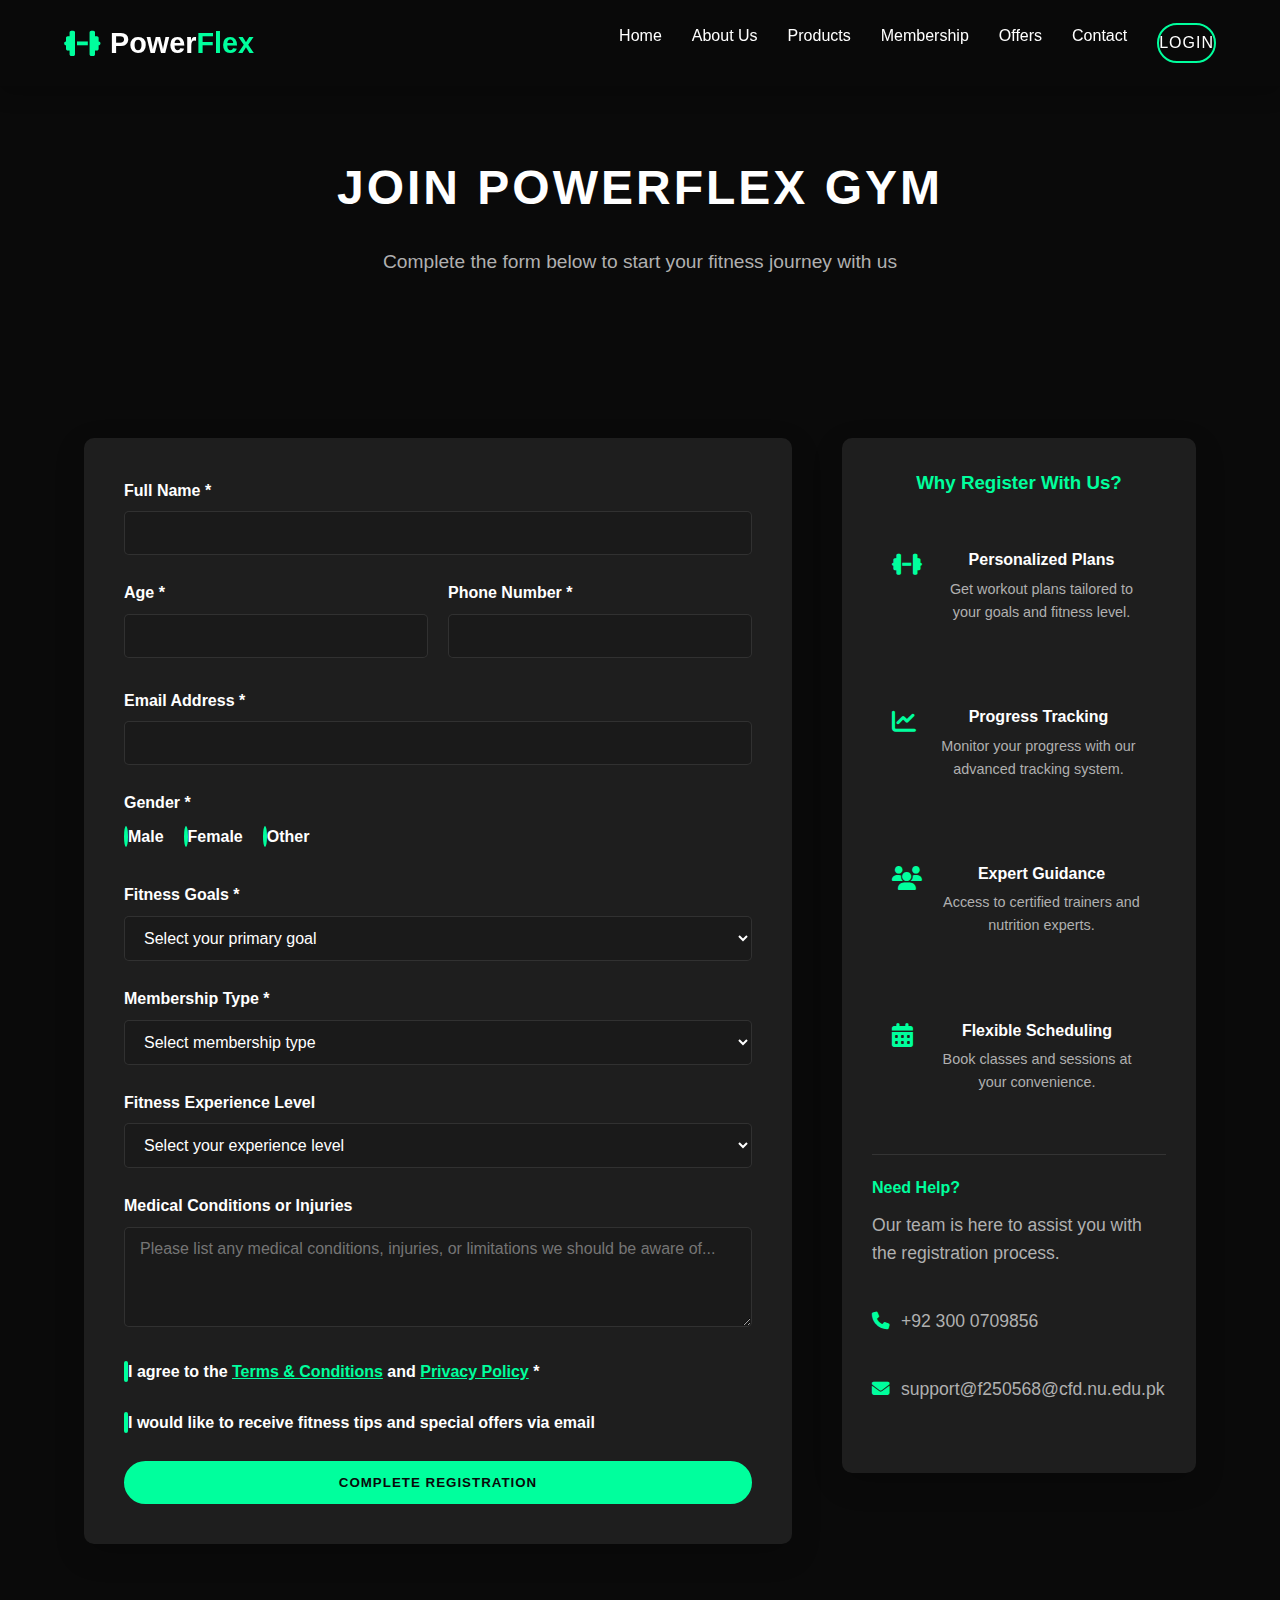
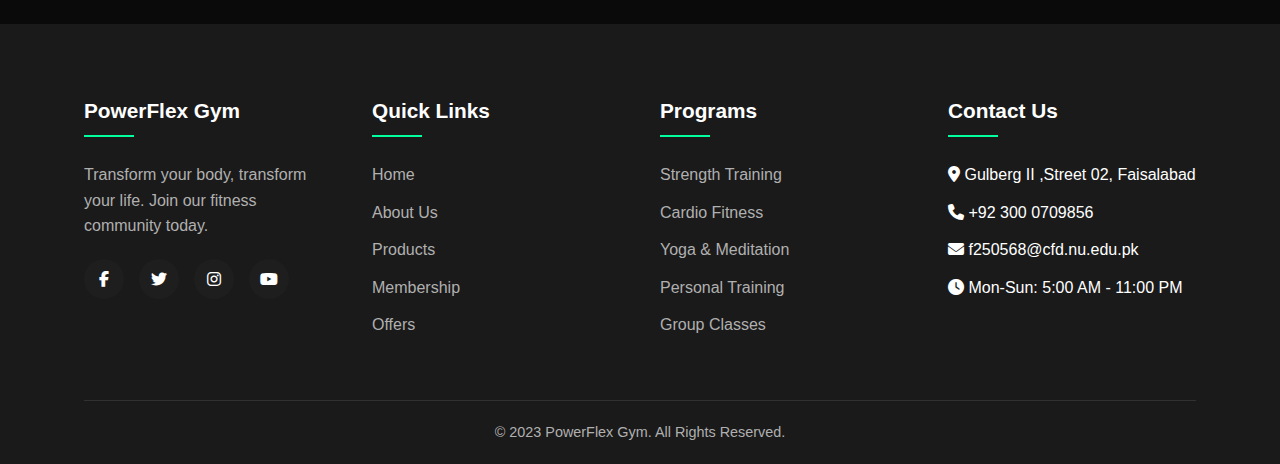
<file: register.html>
<!DOCTYPE html>
<html lang="en">
<head>
    <meta charset="UTF-8">
    <meta name="viewport" content="width=device-width, initial-scale=1.0">
    <title>Register | PowerFlex Gym</title>
    <link rel="stylesheet" href="css/style.css">
    <link rel="stylesheet" href="https://cdnjs.cloudflare.com/ajax/libs/font-awesome/6.4.0/css/all.min.css">
</head>
<body>
    <!-- Header & Navigation -->
    <header>
        <div class="container header-container">
            <a href="index.html" class="logo">
                <i class="fas fa-dumbbell"></i>
                Power<span>Flex</span>
            </a>
            
            <div class="hamburger">
                <i class="fas fa-bars"></i>
            </div>
            
            <ul class="nav-menu">
                <li><a href="index.html">Home</a></li>
                <li><a href="about.html">About Us</a></li>
                <li><a href="products.html">Products</a></li>
                <li><a href="membership.html">Membership</a></li>
                <li><a href="offers.html">Offers</a></li>
                <li><a href="contact.html">Contact</a></li>
                <li><a href="login.html" class="btn">Login</a></li>
            </ul>
        </div>
    </header>

    <!-- Page Header -->
    <section class="page-header">
        <div class="container">
            <h1>Join PowerFlex Gym</h1>
            <p>Complete the form below to start your fitness journey with us</p>
        </div>
    </section>

    <!-- Registration Form -->
    <section class="section">
        <div class="container">
            <div class="form-container">
                <form id="registration-form" class="registration-form">
                    <div class="form-group">
                        <label for="fullname">Full Name *</label>
                        <input type="text" id="fullname" name="fullname" required>
                        <span class="error-message"></span>
                    </div>
                    
                    <div class="form-row">
                        <div class="form-group">
                            <label for="age">Age *</label>
                            <input type="number" id="age" name="age" min="16" max="100" required>
                            <span class="error-message"></span>
                        </div>
                        
                        <div class="form-group">
                            <label for="phone">Phone Number *</label>
                            <input type="tel" id="phone" name="phone" required>
                            <span class="error-message"></span>
                        </div>
                    </div>
                    
                    <div class="form-group">
                        <label for="email">Email Address *</label>
                        <input type="email" id="email" name="email" required>
                        <span class="error-message"></span>
                    </div>
                    
                    <div class="form-group">
                        <label>Gender *</label>
                        <div class="radio-group">
                            <label class="radio-label">
                                <input type="radio" name="gender" value="male" required>
                                <span class="radio-custom"></span>
                                Male
                            </label>
                            <label class="radio-label">
                                <input type="radio" name="gender" value="female" required>
                                <span class="radio-custom"></span>
                                Female
                            </label>
                            <label class="radio-label">
                                <input type="radio" name="gender" value="other" required>
                                <span class="radio-custom"></span>
                                Other
                            </label>
                        </div>
                        <span class="error-message"></span>
                    </div>
                    
                    <div class="form-group">
                        <label for="goals">Fitness Goals *</label>
                        <select id="goals" name="goals" required>
                            <option value="">Select your primary goal</option>
                            <option value="weight-loss">Weight Loss</option>
                            <option value="muscle-gain">Muscle Gain</option>
                            <option value="strength">Strength Training</option>
                            <option value="endurance">Endurance & Cardio</option>
                            <option value="flexibility">Flexibility & Mobility</option>
                            <option value="general">General Fitness</option>
                        </select>
                        <span class="error-message"></span>
                    </div>
                    
                    <div class="form-group">
                        <label for="membership-type">Membership Type *</label>
                        <select id="membership-type" name="membership-type" required>
                            <option value="">Select membership type</option>
                            <option value="basic">Basic - $29/month</option>
                            <option value="premium">Premium - $59/month</option>
                            <option value="elite">Elite - $99/month</option>
                            <option value="student">Student - 25% off any plan</option>
                        </select>
                        <span class="error-message"></span>
                    </div>
                    
                    <div class="form-group">
                        <label for="experience">Fitness Experience Level</label>
                        <select id="experience" name="experience">
                            <option value="">Select your experience level</option>
                            <option value="beginner">Beginner (0-6 months)</option>
                            <option value="intermediate">Intermediate (6 months - 2 years)</option>
                            <option value="advanced">Advanced (2+ years)</option>
                        </select>
                    </div>
                    
                    <div class="form-group">
                        <label for="medical">Medical Conditions or Injuries</label>
                        <textarea id="medical" name="medical" rows="3" placeholder="Please list any medical conditions, injuries, or limitations we should be aware of..."></textarea>
                    </div>
                    
                    <div class="form-group checkbox-group">
                        <label class="checkbox-label">
                            <input type="checkbox" id="terms" name="terms" required>
                            <span class="checkbox-custom"></span>
                            I agree to the <a href="#">Terms & Conditions</a> and <a href="#">Privacy Policy</a> *
                        </label>
                        <span class="error-message"></span>
                    </div>
                    
                    <div class="form-group checkbox-group">
                        <label class="checkbox-label">
                            <input type="checkbox" id="newsletter" name="newsletter">
                            <span class="checkbox-custom"></span>
                            I would like to receive fitness tips and special offers via email
                        </label>
                    </div>
                    
                    <button type="submit" class="btn btn-primary btn-full">Complete Registration</button>
                </form>
                
                <div class="form-sidebar">
                    <h3>Why Register With Us?</h3>
                    <div class="benefit-list">
                        <div class="benefit-item">
                            <i class="fas fa-dumbbell"></i>
                            <div>
                                <h4>Personalized Plans</h4>
                                <p>Get workout plans tailored to your goals and fitness level.</p>
                            </div>
                        </div>
                        
                        <div class="benefit-item">
                            <i class="fas fa-chart-line"></i>
                            <div>
                                <h4>Progress Tracking</h4>
                                <p>Monitor your progress with our advanced tracking system.</p>
                            </div>
                        </div>
                        
                        <div class="benefit-item">
                            <i class="fas fa-users"></i>
                            <div>
                                <h4>Expert Guidance</h4>
                                <p>Access to certified trainers and nutrition experts.</p>
                            </div>
                        </div>
                        
                        <div class="benefit-item">
                            <i class="fas fa-calendar-alt"></i>
                            <div>
                                <h4>Flexible Scheduling</h4>
                                <p>Book classes and sessions at your convenience.</p>
                            </div>
                        </div>
                    </div>
                    
                    <div class="contact-info">
                        <h4>Need Help?</h4>
                        <p>Our team is here to assist you with the registration process.</p>
                        <p><i class="fas fa-phone"></i> +92 300 0709856</p>
                        <p><i class="fas fa-envelope"></i> support@f250568@cfd.nu.edu.pk</p>
                    </div>
                </div>
            </div>
        </div>
    </section>

    <!-- Footer -->
    <footer>
        <div class="container">
            <div class="footer-container">
                <div class="footer-col">
                    <h3>PowerFlex Gym</h3>
                    <p>Transform your body, transform your life. Join our fitness community today.</p>
                    <div class="social-links">
                        <a href="#"><i class="fab fa-facebook-f"></i></a>
                        <a href="#"><i class="fab fa-twitter"></i></a>
                        <a href="#"><i class="fab fa-instagram"></i></a>
                        <a href="#"><i class="fab fa-youtube"></i></a>
                    </div>
                </div>
                
                <div class="footer-col">
                    <h3>Quick Links</h3>
                    <ul>
                        <li><a href="index.html">Home</a></li>
                        <li><a href="about.html">About Us</a></li>
                        <li><a href="products.html">Products</a></li>
                        <li><a href="membership.html">Membership</a></li>
                        <li><a href="offers.html">Offers</a></li>
                    </ul>
                </div>
                
                <div class="footer-col">
                    <h3>Programs</h3>
                    <ul>
                        <li><a href="#">Strength Training</a></li>
                        <li><a href="#">Cardio Fitness</a></li>
                        <li><a href="#">Yoga & Meditation</a></li>
                        <li><a href="#">Personal Training</a></li>
                        <li><a href="#">Group Classes</a></li>
                    </ul>
                </div>
                
                <div class="footer-col">
                    <h3>Contact Us</h3>
                    <ul>
                        <li><i class="fas fa-map-marker-alt"></i> Gulberg II ,Street 02, Faisalabad</li>
                        <li><i class="fas fa-phone"></i> +92 300 0709856</li>
                        <li><i class="fas fa-envelope"></i> f250568@cfd.nu.edu.pk</li>
                        <li><i class="fas fa-clock"></i> Mon-Sun: 5:00 AM - 11:00 PM</li>
                    </ul>
                </div>
            </div>
            
            <div class="copyright">
                <p>&copy; 2023 PowerFlex Gym. All Rights Reserved.</p>
            </div>
        </div>
    </footer>

    <!-- Back to Top Button -->
    <div class="back-to-top">
        <i class="fas fa-chevron-up"></i>
    </div>

    <script src="js/script.js"></script>
</body>
</html>
</file>
<file: css/style.css>
/* CSS Variables for Theme */
:root {
    --primary: #0a0a0a;
    --secondary: #1a1a1a;
    --accent: #00ff9d;
    --accent-secondary: #ff00c8;
    --text: #ffffff;
    --text-secondary: #b0b0b0;
    --card-bg: #1e1e1e;
    --shadow: rgba(0, 255, 157, 0.2);
    --transition: all 0.3s ease;
}

/* Base Styles */
* {
    margin: 0;
    padding: 0;
    box-sizing: border-box;
    font-family: 'Segoe UI', Tahoma, Geneva, Verdana, sans-serif;
}

html {
    scroll-behavior: smooth;
}

body {
    background-color: var(--primary);
    color: var(--text);
    line-height: 1.6;
    overflow-x: hidden;
}

a {
    text-decoration: none;
    color: var(--text);
}

ul {
    list-style: none;
}

.container {
    width: 90%;
    max-width: 1200px;
    margin: 0 auto;
    padding: 0 20px;
}

.section {
    padding: 80px 0;
}

.section-title {
    text-align: center;
    margin-bottom: 50px;
    position: relative;
}

.section-title h2 {
    font-size: 2.5rem;
    margin-bottom: 15px;
    text-transform: uppercase;
    letter-spacing: 2px;
}

.section-title p {
    color: var(--text-secondary);
    max-width: 600px;
    margin: 0 auto;
}

.section-title::after {
    content: '';
    position: absolute;
    width: 80px;
    height: 4px;
    background: linear-gradient(90deg, var(--accent), var(--accent-secondary));
    bottom: -15px;
    left: 50%;
    transform: translateX(-50%);
    border-radius: 2px;
}

.btn {
    display: inline-block;
    padding: 12px 30px;
    background: transparent;
    border: 2px solid var(--accent);
    color: var(--text);
    text-transform: uppercase;
    font-weight: 600;
    letter-spacing: 1px;
    border-radius: 30px;
    transition: var(--transition);
    cursor: pointer;
    text-align: center;
}

.btn:hover {
    background-color: var(--accent);
    color: var(--primary);
    box-shadow: 0 0 15px var(--shadow);
    transform: translateY(-3px);
}

.btn-primary {
    background-color: var(--accent);
    color: var(--primary);
}

.btn-primary:hover {
    background-color: transparent;
    color: var(--accent);
}

.btn-full {
    width: 100%;
}

/* Header & Navigation */
header {
    background-color: rgba(10, 10, 10, 0.95);
    position: fixed;
    width: 100%;
    top: 0;
    z-index: 1000;
    box-shadow: 0 5px 20px rgba(0, 0, 0, 0.3);
    transition: var(--transition);
}

.header-container {
    display: flex;
    justify-content: space-between;
    align-items: center;
    padding: 20px 0;
}

.logo {
    font-size: 1.8rem;
    font-weight: 700;
    display: flex;
    align-items: center;
}

.logo span {
    color: var(--accent);
}

.logo i {
    margin-right: 10px;
    color: var(--accent);
}

.nav-menu {
    display: flex;
}

.nav-menu li {
    margin-left: 30px;
}

.nav-menu a {
    font-weight: 500;
    position: relative;
    padding: 5px 0;
    transition: var(--transition);
}

.nav-menu a:hover,
.nav-menu a.active {
    color: var(--accent);
}

.nav-menu a::after {
    content: '';
    position: absolute;
    width: 0;
    height: 2px;
    background: var(--accent);
    bottom: 0;
    left: 0;
    transition: var(--transition);
}

.nav-menu a:hover::after,
.nav-menu a.active::after {
    width: 100%;
}

.hamburger {
    display: none;
    cursor: pointer;
    font-size: 1.5rem;
}

/* Page Header */
.page-header {
    padding: 150px 0 80px;
    text-align: center;
    background: linear-gradient(rgba(10, 10, 10, 0.8), rgba(10, 10, 10, 0.9)), url('https://images.unsplash.com/photo-1534438327276-14e5300c3a48?ixlib=rb-4.0.3&ixid=M3wxMjA3fDB8MHxwaG90by1wYWdlfHx8fGVufDB8fHx8fA%3D%3D&auto=format&fit=crop&w=2070&q=80');
    background-size: cover;
    background-position: center;
}

.page-header h1 {
    font-size: 3rem;
    margin-bottom: 20px;
    text-transform: uppercase;
    letter-spacing: 3px;
}

.page-header p {
    font-size: 1.2rem;
    color: var(--text-secondary);
    max-width: 600px;
    margin: 0 auto;
}

/* Hero Section */
.hero {
    height: 100vh;
    background: linear-gradient(rgba(10, 10, 10, 0.7), rgba(10, 10, 10, 0.9)), url('https://images.unsplash.com/photo-1534438327276-14e5300c3a48?ixlib=rb-4.0.3&ixid=M3wxMjA3fDB8MHxwaG90by1wYWdlfHx8fGVufDB8fHx8fA%3D%3D&auto=format&fit=crop&w=2070&q=80');
    background-size: cover;
    background-position: center;
    display: flex;
    align-items: center;
    text-align: center;
}

.hero-content {
    max-width: 800px;
    margin: 0 auto;
}

.hero-content h1 {
    font-size: 3.5rem;
    margin-bottom: 20px;
    text-transform: uppercase;
    letter-spacing: 3px;
    line-height: 1.2;
}

.hero-content h1 span {
    color: var(--accent);
}

.hero-content p {
    font-size: 1.2rem;
    margin-bottom: 30px;
    color: var(--text-secondary);
}

.hero-btns {
    display: flex;
    justify-content: center;
    gap: 20px;
    margin-top: 30px;
}

/* Slideshow */
.slideshow {
    height: 500px;
    position: relative;
    overflow: hidden;
    border-radius: 10px;
    margin: 50px 0;
    box-shadow: 0 10px 30px rgba(0, 0, 0, 0.5);
}

.slides {
    display: flex;
    width: 400%;
    height: 100%;
    animation: slide 20s infinite;
}

.slide {
    width: 25%;
    height: 100%;
    background-size: cover;
    background-position: center;
}

.slide:nth-child(1) {
    background-image: url('https://images.unsplash.com/photo-1571019613454-1cb2f99b2d8b?ixlib=rb-4.0.3&ixid=M3wxMjA3fDB8MHxwaG90by1wYWdlfHx8fGVufDB8fHx8fA%3D%3D&auto=format&fit=crop&w=2070&q=80');
}

.slide:nth-child(2) {
    background-image: url('https://images.unsplash.com/photo-1534438327276-14e5300c3a48?ixlib=rb-4.0.3&ixid=M3wxMjA3fDB8MHxwaG90by1wYWdlfHx8fGVufDB8fHx8fA%3D%3D&auto=format&fit=crop&w=2070&q=80');
}

.slide:nth-child(3) {
    background-image: url('https://images.unsplash.com/photo-1571902943202-507ec2618e8f?ixlib=rb-4.0.3&ixid=M3wxMjA3fDB8MHxwaG90by1wYWdlfHx8fGVufDB8fHx8fA%3D%3D&auto=format&fit=crop&w=1075&q=80');
}

.slide:nth-child(4) {
    background-image: url('https://images.unsplash.com/photo-1540497077202-7c8a3999166f?ixlib=rb-4.0.3&ixid=M3wxMjA3fDB8MHxwaG90by1wYWdlfHx8fGVufDB8fHx8fA%3D%3D&auto=format&fit=crop&w=2070&q=80');
}

@keyframes slide {
    0% { transform: translateX(0); }
    20% { transform: translateX(0); }
    25% { transform: translateX(-25%); }
    45% { transform: translateX(-25%); }
    50% { transform: translateX(-50%); }
    70% { transform: translateX(-50%); }
    75% { transform: translateX(-75%); }
    95% { transform: translateX(-75%); }
    100% { transform: translateX(0); }
}

/* Programs Section */
.programs-grid {
    display: grid;
    grid-template-columns: repeat(auto-fit, minmax(300px, 1fr));
    gap: 30px;
    margin-top: 50px;
}

.program-card {
    background-color: var(--card-bg);
    border-radius: 10px;
    overflow: hidden;
    transition: var(--transition);
    box-shadow: 0 5px 15px rgba(0, 0, 0, 0.2);
}

.program-card:hover {
    transform: translateY(-10px);
    box-shadow: 0 15px 30px var(--shadow);
}

.program-img {
    height: 200px;
    background-size: cover;
    background-position: center;
}

.program-content {
    padding: 25px;
}

.program-content h3 {
    font-size: 1.5rem;
    margin-bottom: 15px;
    color: var(--accent);
}

/* Trainers Section */
.trainers-grid {
    display: grid;
    grid-template-columns: repeat(auto-fit, minmax(250px, 1fr));
    gap: 30px;
    margin-top: 50px;
}

.trainer-card {
    background-color: var(--card-bg);
    border-radius: 10px;
    overflow: hidden;
    text-align: center;
    transition: var(--transition);
    box-shadow: 0 5px 15px rgba(0, 0, 0, 0.2);
}

.trainer-card:hover {
    transform: translateY(-10px);
    box-shadow: 0 15px 30px var(--shadow);
}

.trainer-img {
    height: 250px;
    background-size: cover;
    background-position: center;
}

.trainer-content {
    padding: 20px;
}

.trainer-content h3 {
    font-size: 1.3rem;
    margin-bottom: 5px;
}

.trainer-content p {
    color: var(--accent);
    font-weight: 500;
    margin-bottom: 15px;
}

/* Testimonials */
.testimonials-container {
    max-width: 800px;
    margin: 50px auto 0;
    position: relative;
    overflow: hidden;
}

.testimonials-slider {
    display: flex;
    transition: transform 0.5s ease;
}

.testimonial {
    min-width: 100%;
    padding: 30px;
    background-color: var(--card-bg);
    border-radius: 10px;
    text-align: center;
    box-shadow: 0 5px 15px rgba(0, 0, 0, 0.2);
}

.testimonial img {
    width: 80px;
    height: 80px;
    border-radius: 50%;
    object-fit: cover;
    margin-bottom: 20px;
    border: 3px solid var(--accent);
}

.testimonial p {
    font-style: italic;
    margin-bottom: 20px;
}

.testimonial h4 {
    color: var(--accent);
}

.slider-controls {
    display: flex;
    justify-content: center;
    margin-top: 30px;
    gap: 10px;
}

.slider-btn {
    width: 12px;
    height: 12px;
    border-radius: 50%;
    background-color: var(--text-secondary);
    cursor: pointer;
    transition: var(--transition);
}

.slider-btn.active {
    background-color: var(--accent);
    transform: scale(1.2);
}

/* Counter Section */
.counter-section {
    background: linear-gradient(rgba(10, 10, 10, 0.9), rgba(10, 10, 10, 0.9)), url('https://images.unsplash.com/photo-1571019614242-c5c5dee9f50b?ixlib=rb-4.0.3&ixid=M3wxMjA3fDB8MHxwaG90by1wYWdlfHx8fGVufDB8fHx8fA%3D%3D&auto=format&fit=crop&w=2070&q=80');
    background-size: cover;
    background-position: center;
    background-attachment: fixed;
    text-align: center;
}

.counter-grid {
    display: grid;
    grid-template-columns: repeat(auto-fit, minmax(200px, 1fr));
    gap: 30px;
    margin-top: 50px;
}

.counter-item {
    padding: 30px;
}

.counter-item i {
    font-size: 2.5rem;
    color: var(--accent);
    margin-bottom: 15px;
}

.counter-number {
    font-size: 3rem;
    font-weight: 700;
    margin-bottom: 10px;
    color: var(--accent);
}

.counter-text {
    font-size: 1.1rem;
    color: var(--text-secondary);
}

/* CTA Section */
.cta-section {
    background: linear-gradient(135deg, var(--accent), var(--accent-secondary));
    text-align: center;
    padding: 100px 0;
}

.cta-section h2 {
    font-size: 2.5rem;
    margin-bottom: 20px;
    color: var(--primary);
}

.cta-section p {
    font-size: 1.2rem;
    margin-bottom: 30px;
    max-width: 700px;
    margin-left: auto;
    margin-right: auto;
    color: var(--primary);
}

.cta-section .btn {
    border-color: var(--primary);
    color: var(--primary);
}

.cta-section .btn:hover {
    background-color: var(--primary);
    color: var(--accent);
}

/* About Page Styles */
.about-content {
    display: grid;
    grid-template-columns: 1fr 1fr;
    gap: 50px;
    align-items: center;
}

.about-image .image-placeholder {
    height: 400px;
    border-radius: 10px;
    background-size: cover;
    background-position: center;
    box-shadow: 0 10px 30px rgba(0, 0, 0, 0.3);
}

.values-grid {
    display: grid;
    grid-template-columns: repeat(auto-fit, minmax(250px, 1fr));
    gap: 30px;
    margin-top: 50px;
}

.value-card {
    background-color: var(--card-bg);
    padding: 30px;
    border-radius: 10px;
    text-align: center;
    transition: var(--transition);
    box-shadow: 0 5px 15px rgba(0, 0, 0, 0.2);
}

.value-card:hover {
    transform: translateY(-10px);
    box-shadow: 0 15px 30px var(--shadow);
}

.value-card i {
    font-size: 3rem;
    color: var(--accent);
    margin-bottom: 20px;
}

.value-card h3 {
    font-size: 1.5rem;
    margin-bottom: 15px;
    color: var(--accent);
}

.facilities-grid {
    display: grid;
    grid-template-columns: repeat(auto-fit, minmax(300px, 1fr));
    gap: 30px;
    margin-top: 50px;
}

.facility-card {
    background-color: var(--card-bg);
    border-radius: 10px;
    overflow: hidden;
    transition: var(--transition);
    box-shadow: 0 5px 15px rgba(0, 0, 0, 0.2);
}

.facility-card:hover {
    transform: translateY(-10px);
    box-shadow: 0 15px 30px var(--shadow);
}

.facility-img {
    height: 200px;
    background-size: cover;
    background-position: center;
}

.facility-content {
    padding: 25px;
}

.facility-content h3 {
    font-size: 1.5rem;
    margin-bottom: 15px;
    color: var(--accent);
}

/* Products Page Styles */
.filter-buttons {
    display: flex;
    justify-content: center;
    gap: 15px;
    margin-bottom: 40px;
    flex-wrap: wrap;
}

.filter-btn {
    padding: 10px 20px;
    background: transparent;
    border: 2px solid var(--accent);
    color: var(--text);
    border-radius: 30px;
    cursor: pointer;
    transition: var(--transition);
}

.filter-btn.active,
.filter-btn:hover {
    background-color: var(--accent);
    color: var(--primary);
}

.products-grid {
    display: grid;
    grid-template-columns: repeat(auto-fit, minmax(280px, 1fr));
    gap: 30px;
}

.product-card {
    background-color: var(--card-bg);
    border-radius: 10px;
    overflow: hidden;
    transition: var(--transition);
    box-shadow: 0 5px 15px rgba(0, 0, 0, 0.2);
}

.product-card:hover {
    transform: translateY(-10px);
    box-shadow: 0 15px 30px var(--shadow);
}

.product-img {
    height: 200px;
    background-size: cover;
    background-position: center;
}

.product-content {
    padding: 20px;
}

.product-content h3 {
    font-size: 1.3rem;
    margin-bottom: 10px;
    color: var(--accent);
}

.product-price {
    font-size: 1.5rem;
    font-weight: 700;
    margin-bottom: 10px;
    color: var(--text);
}

.product-desc {
    color: var(--text-secondary);
    margin-bottom: 20px;
    font-size: 0.9rem;
}

/* Cart Styles */
.cart-icon {
    position: fixed;
    bottom: 30px;
    right: 30px;
    background-color: var(--accent);
    color: var(--primary);
    width: 60px;
    height: 60px;
    border-radius: 50%;
    display: flex;
    align-items: center;
    justify-content: center;
    font-size: 1.5rem;
    cursor: pointer;
    z-index: 999;
    box-shadow: 0 5px 15px rgba(0, 0, 0, 0.3);
    transition: var(--transition);
}

.cart-icon:hover {
    transform: scale(1.1);
    background-color: var(--accent-secondary);
}

.cart-count {
    position: absolute;
    top: -5px;
    right: -5px;
    background-color: var(--accent-secondary);
    color: var(--text);
    width: 25px;
    height: 25px;
    border-radius: 50%;
    display: flex;
    align-items: center;
    justify-content: center;
    font-size: 0.8rem;
    font-weight: 700;
}

.cart-sidebar {
    position: fixed;
    top: 0;
    right: -400px;
    width: 400px;
    height: 100vh;
    background-color: var(--secondary);
    box-shadow: -5px 0 15px rgba(0, 0, 0, 0.3);
    z-index: 1001;
    transition: var(--transition);
    display: flex;
    flex-direction: column;
}

.cart-sidebar.active {
    right: 0;
}

.cart-header {
    padding: 20px;
    border-bottom: 1px solid rgba(255, 255, 255, 0.1);
    display: flex;
    justify-content: space-between;
    align-items: center;
}

.cart-header h3 {
    margin: 0;
}

.close-cart {
    background: none;
    border: none;
    color: var(--text);
    font-size: 1.5rem;
    cursor: pointer;
    transition: var(--transition);
}

.close-cart:hover {
    color: var(--accent);
}

.cart-items {
    flex: 1;
    padding: 20px;
    overflow-y: auto;
}

.cart-item {
    display: flex;
    justify-content: space-between;
    align-items: center;
    padding: 15px 0;
    border-bottom: 1px solid rgba(255, 255, 255, 0.1);
}

.cart-item-info h4 {
    margin-bottom: 5px;
    font-size: 1rem;
}

.cart-item-price {
    color: var(--accent);
    font-weight: 600;
}

.cart-item-remove {
    background: none;
    border: none;
    color: var(--text-secondary);
    cursor: pointer;
    transition: var(--transition);
}

.cart-item-remove:hover {
    color: var(--accent-secondary);
}

.cart-total {
    padding: 20px;
    border-top: 1px solid rgba(255, 255, 255, 0.1);
    text-align: center;
}

.cart-total p {
    font-size: 1.2rem;
    margin-bottom: 15px;
    font-weight: 600;
}

.checkout-btn {
    width: 100%;
}

/* Membership Page Styles */
.pricing-grid {
    display: grid;
    grid-template-columns: repeat(auto-fit, minmax(300px, 1fr));
    gap: 30px;
    margin-top: 50px;
}

.pricing-card {
    background-color: var(--card-bg);
    border-radius: 10px;
    padding: 30px;
    text-align: center;
    transition: var(--transition);
    box-shadow: 0 5px 15px rgba(0, 0, 0, 0.2);
    position: relative;
}

.pricing-card:hover {
    transform: translateY(-10px);
    box-shadow: 0 15px 30px var(--shadow);
}

.pricing-card.featured {
    border: 2px solid var(--accent);
    transform: scale(1.05);
}

.pricing-card.featured:hover {
    transform: scale(1.05) translateY(-10px);
}

.popular-badge {
    position: absolute;
    top: -15px;
    left: 50%;
    transform: translateX(-50%);
    background: linear-gradient(135deg, var(--accent), var(--accent-secondary));
    color: var(--primary);
    padding: 5px 20px;
    border-radius: 30px;
    font-size: 0.8rem;
    font-weight: 600;
}

.pricing-header {
    margin-bottom: 30px;
}

.pricing-header h3 {
    font-size: 1.5rem;
    margin-bottom: 15px;
    color: var(--accent);
}

.price {
    font-size: 3rem;
    font-weight: 700;
    color: var(--text);
}

.price span {
    font-size: 1rem;
    color: var(--text-secondary);
}

.pricing-features {
    margin-bottom: 30px;
}

.pricing-features ul li {
    margin-bottom: 15px;
    display: flex;
    align-items: center;
}

.pricing-features ul li i {
    margin-right: 10px;
    font-size: 0.9rem;
}

.pricing-features ul li i.fa-check {
    color: var(--accent);
}

.pricing-features ul li i.fa-times {
    color: var(--text-secondary);
}

.student-discount {
    display: grid;
    grid-template-columns: 1fr 1fr;
    gap: 50px;
    align-items: center;
}

.discount-image .image-placeholder {
    height: 300px;
    border-radius: 10px;
    background-size: cover;
    background-position: center;
    box-shadow: 0 10px 30px rgba(0, 0, 0, 0.3);
}

.offers-grid {
    display: grid;
    grid-template-columns: repeat(auto-fit, minmax(300px, 1fr));
    gap: 30px;
    margin-top: 50px;
}

.offer-card {
    background-color: var(--card-bg);
    padding: 30px;
    border-radius: 10px;
    text-align: center;
    transition: var(--transition);
    box-shadow: 0 5px 15px rgba(0, 0, 0, 0.2);
    position: relative;
}

.offer-card:hover {
    transform: translateY(-10px);
    box-shadow: 0 15px 30px var(--shadow);
}

.offer-card.large {
    grid-column: span 2;
    display: grid;
    grid-template-columns: 1fr 1fr;
    gap: 30px;
    text-align: left;
}

.offer-badge {
    position: absolute;
    top: -10px;
    left: 50%;
    transform: translateX(-50%);
    background: var(--accent);
    color: var(--primary);
    padding: 5px 15px;
    border-radius: 30px;
    font-size: 0.8rem;
    font-weight: 600;
}

.offer-badge.hot {
    background: var(--accent-secondary);
}

.offer-badge.beginner {
    background: linear-gradient(135deg, var(--accent), var(--accent-secondary));
}

.offer-content h3 {
    font-size: 1.5rem;
    margin-bottom: 15px;
    color: var(--accent);
}

.offer-desc {
    color: var(--text-secondary);
    margin-bottom: 20px;
}

.offer-details {
    display: flex;
    justify-content: space-between;
    align-items: center;
    margin-bottom: 20px;
}

.offer-price {
    display: flex;
    align-items: center;
    gap: 10px;
}

.old-price {
    text-decoration: line-through;
    color: var(--text-secondary);
    font-size: 1.2rem;
}

.new-price {
    font-size: 1.8rem;
    font-weight: 700;
    color: var(--accent);
}

.offer-expiry {
    display: flex;
    align-items: center;
    gap: 5px;
    color: var(--text-secondary);
    font-size: 0.9rem;
}

.offer-image {
    height: 200px;
    border-radius: 10px;
    background-size: cover;
    background-position: center;
}

.benefits-grid {
    display: grid;
    grid-template-columns: repeat(auto-fit, minmax(250px, 1fr));
    gap: 30px;
    margin-top: 50px;
}

.benefit-item {
    text-align: center;
    padding: 30px 20px;
}

.benefit-item i {
    font-size: 3rem;
    color: var(--accent);
    margin-bottom: 20px;
}

.benefit-item h3 {
    font-size: 1.3rem;
    margin-bottom: 15px;
    color: var(--accent);
}

/* Registration Form Styles */
.form-container {
    display: grid;
    grid-template-columns: 2fr 1fr;
    gap: 50px;
}

.registration-form {
    background-color: var(--card-bg);
    padding: 40px;
    border-radius: 10px;
    box-shadow: 0 10px 30px rgba(0, 0, 0, 0.2);
}

.form-group {
    margin-bottom: 25px;
}

.form-row {
    display: grid;
    grid-template-columns: 1fr 1fr;
    gap: 20px;
}

.form-group label {
    display: block;
    margin-bottom: 8px;
    font-weight: 600;
    color: var(--text);
}

.form-group input,
.form-group select,
.form-group textarea {
    width: 100%;
    padding: 12px 15px;
    background-color: var(--secondary);
    border: 1px solid rgba(255, 255, 255, 0.1);
    border-radius: 5px;
    color: var(--text);
    font-size: 1rem;
    transition: var(--transition);
}

.form-group input:focus,
.form-group select:focus,
.form-group textarea:focus {
    outline: none;
    border-color: var(--accent);
    box-shadow: 0 0 0 2px rgba(0, 255, 157, 0.2);
}

.form-group textarea {
    resize: vertical;
    min-height: 100px;
}

.radio-group {
    display: flex;
    gap: 20px;
    flex-wrap: wrap;
}

.radio-label {
    display: flex;
    align-items: center;
    cursor: pointer;
    gap: 8px;
}

.radio-custom {
    width: 18px;
    height: 18px;
    border: 2px solid var(--accent);
    border-radius: 50%;
    position: relative;
    transition: var(--transition);
}

.radio-label input {
    display: none;
}

.radio-label input:checked + .radio-custom::after {
    content: '';
    position: absolute;
    top: 50%;
    left: 50%;
    transform: translate(-50%, -50%);
    width: 8px;
    height: 8px;
    background-color: var(--accent);
    border-radius: 50%;
}

.checkbox-group {
    margin-top: 10px;
}

.checkbox-label {
    display: flex;
    align-items: flex-start;
    cursor: pointer;
    gap: 10px;
}

.checkbox-custom {
    width: 18px;
    height: 18px;
    border: 2px solid var(--accent);
    border-radius: 3px;
    position: relative;
    transition: var(--transition);
    flex-shrink: 0;
    margin-top: 2px;
}

.checkbox-label input {
    display: none;
}

.checkbox-label input:checked + .checkbox-custom::after {
    content: '✓';
    position: absolute;
    top: 50%;
    left: 50%;
    transform: translate(-50%, -50%);
    color: var(--accent);
    font-size: 0.8rem;
}

.checkbox-label a {
    color: var(--accent);
    text-decoration: underline;
}

.error-message {
    color: var(--accent-secondary);
    font-size: 0.8rem;
    margin-top: 5px;
    display: block;
}

.form-sidebar {
    background-color: var(--card-bg);
    padding: 30px;
    border-radius: 10px;
    box-shadow: 0 10px 30px rgba(0, 0, 0, 0.2);
    height: fit-content;
}

.form-sidebar h3 {
    margin-bottom: 20px;
    color: var(--accent);
    text-align: center;
}

.benefit-list {
    margin-bottom: 30px;
}

.benefit-item {
    display: flex;
    align-items: flex-start;
    gap: 15px;
    margin-bottom: 20px;
}

.benefit-item i {
    font-size: 1.5rem;
    color: var(--accent);
    margin-top: 5px;
}

.benefit-item h4 {
    margin-bottom: 5px;
    font-size: 1rem;
}

.benefit-item p {
    color: var(--text-secondary);
    font-size: 0.9rem;
}

.contact-info {
    border-top: 1px solid rgba(255, 255, 255, 0.1);
    padding-top: 20px;
}

.contact-info h4 {
    margin-bottom: 10px;
    color: var(--accent);
}

.contact-info p {
    margin-bottom: 10px;
    font-size: 0.9rem;
}

.contact-info i {
    color: var(--accent);
    margin-right: 8px;
    width: 16px;
}

/* Login Page Styles */
.auth-container {
    max-width: 1000px;
    margin: 0 auto;
    background-color: var(--card-bg);
    border-radius: 10px;
    overflow: hidden;
    box-shadow: 0 10px 30px rgba(0, 0, 0, 0.2);
    display: grid;
    grid-template-columns: 1fr 1fr;
}

.auth-tabs {
    display: flex;
    grid-column: 1 / -1;
    border-bottom: 1px solid rgba(255, 255, 255, 0.1);
}

.auth-tab {
    flex: 1;
    padding: 20px;
    background: none;
    border: none;
    color: var(--text);
    font-size: 1.1rem;
    font-weight: 600;
    cursor: pointer;
    transition: var(--transition);
}

.auth-tab.active {
    background-color: var(--accent);
    color: var(--primary);
}

.auth-form {
    padding: 40px;
    display: none;
}

.auth-form.active {
    display: block;
}

.form-options {
    display: flex;
    justify-content: space-between;
    align-items: center;
    margin-bottom: 20px;
}

.forgot-password {
    color: var(--accent);
    font-size: 0.9rem;
}

.auth-divider {
    text-align: center;
    margin: 25px 0;
    position: relative;
}

.auth-divider::before {
    content: '';
    position: absolute;
    top: 50%;
    left: 0;
    right: 0;
    height: 1px;
    background: rgba(255, 255, 255, 0.1);
}

.auth-divider span {
    background: var(--card-bg);
    padding: 0 15px;
    color: var(--text-secondary);
    font-size: 0.9rem;
}

.social-auth {
    display: flex;
    gap: 15px;
}

.btn-social {
    flex: 1;
    display: flex;
    align-items: center;
    justify-content: center;
    gap: 10px;
    background: var(--secondary);
    border: 1px solid rgba(255, 255, 255, 0.1);
}

.btn-social:hover {
    background: var(--accent);
    border-color: var(--accent);
}

.btn-google:hover {
    background: #db4437;
    border-color: #db4437;
}

.btn-facebook:hover {
    background: #4267B2;
    border-color: #4267B2;
}

.password-strength {
    margin-top: 10px;
}

.strength-bar {
    height: 4px;
    background: var(--secondary);
    border-radius: 2px;
    margin-bottom: 5px;
    overflow: hidden;
}

.strength-bar::after {
    content: '';
    display: block;
    height: 100%;
    width: 0;
    background: var(--accent-secondary);
    transition: width 0.3s ease;
}

.strength-text {
    font-size: 0.8rem;
    color: var(--text-secondary);
}

.auth-features {
    padding: 40px;
    background: var(--secondary);
    border-left: 1px solid rgba(255, 255, 255, 0.1);
}

.auth-features h3 {
    margin-bottom: 25px;
    color: var(--accent);
    text-align: center;
}

.features-list {
    display: flex;
    flex-direction: column;
    gap: 15px;
}

.feature-item {
    display: flex;
    align-items: center;
    gap: 15px;
}

.feature-item i {
    color: var(--accent);
    width: 20px;
    text-align: center;
}

/* Offers Page Styles */
.professional-offers {
    display: grid;
    grid-template-columns: repeat(auto-fit, minmax(350px, 1fr));
    gap: 30px;
    margin-top: 50px;
}

.pro-offer-card {
    background-color: var(--card-bg);
    padding: 30px;
    border-radius: 10px;
    box-shadow: 0 5px 15px rgba(0, 0, 0, 0.2);
    transition: var(--transition);
}

.pro-offer-card:hover {
    transform: translateY(-10px);
    box-shadow: 0 15px 30px var(--shadow);
}

.pro-offer-header {
    display: flex;
    justify-content: space-between;
    align-items: flex-start;
    margin-bottom: 20px;
}

.pro-offer-header h3 {
    font-size: 1.5rem;
    color: var(--accent);
    margin-right: 15px;
}

.pro-badge {
    background: var(--accent);
    color: var(--primary);
    padding: 5px 10px;
    border-radius: 30px;
    font-size: 0.8rem;
    font-weight: 600;
    white-space: nowrap;
}

.pro-features {
    margin: 20px 0;
}

.pro-features li {
    margin-bottom: 10px;
    display: flex;
    align-items: center;
}

.pro-features li i {
    color: var(--accent);
    margin-right: 10px;
    font-size: 0.9rem;
}

.pro-offer-cta {
    display: flex;
    justify-content: space-between;
    align-items: center;
    margin-top: 25px;
}

.pro-note {
    font-size: 0.8rem;
    color: var(--text-secondary);
}

.pro-offer-price {
    display: flex;
    align-items: center;
    gap: 15px;
    margin: 20px 0;
}

.save-badge {
    background: var(--accent-secondary);
    color: var(--primary);
    padding: 3px 8px;
    border-radius: 30px;
    font-size: 0.8rem;
    font-weight: 600;
}

.countdown-section {
    background: linear-gradient(135deg, var(--accent), var(--accent-secondary));
    text-align: center;
}

.countdown-container h2 {
    font-size: 2.5rem;
    margin-bottom: 15px;
    color: var(--primary);
}

.countdown-container p {
    font-size: 1.2rem;
    margin-bottom: 30px;
    color: var(--primary);
    max-width: 600px;
    margin-left: auto;
    margin-right: auto;
}

.countdown-timer {
    display: flex;
    justify-content: center;
    gap: 20px;
    margin-bottom: 30px;
}

.countdown-item {
    background: rgba(255, 255, 255, 0.2);
    padding: 20px;
    border-radius: 10px;
    min-width: 100px;
}

.countdown-number {
    font-size: 2.5rem;
    font-weight: 700;
    display: block;
    color: var(--primary);
}

.countdown-label {
    font-size: 0.9rem;
    color: var(--primary);
    text-transform: uppercase;
    letter-spacing: 1px;
}

/* Contact Page Styles */
.contact-container {
    display: grid;
    grid-template-columns: 1fr 1fr;
    gap: 50px;
}

.contact-info h2 {
    font-size: 2rem;
    margin-bottom: 20px;
    color: var(--accent);
}

.contact-info > p {
    color: var(--text-secondary);
    margin-bottom: 40px;
    font-size: 1.1rem;
}

.contact-details {
    margin-bottom: 40px;
}

.contact-item {
    display: flex;
    align-items: flex-start;
    gap: 20px;
    margin-bottom: 30px;
}

.contact-icon {
    width: 50px;
    height: 50px;
    background: var(--accent);
    border-radius: 50%;
    display: flex;
    align-items: center;
    justify-content: center;
    font-size: 1.2rem;
    color: var(--primary);
    flex-shrink: 0;
}

.contact-text h3 {
    font-size: 1.2rem;
    margin-bottom: 5px;
    color: var(--accent);
}

.contact-text p {
    color: var(--text-secondary);
}

.social-contact h3 {
    margin-bottom: 15px;
    color: var(--accent);
}

.contact-form-container {
    background-color: var(--card-bg);
    padding: 40px;
    border-radius: 10px;
    box-shadow: 0 10px 30px rgba(0, 0, 0, 0.2);
}

.contact-form h2 {
    font-size: 1.8rem;
    margin-bottom: 25px;
    color: var(--accent);
    text-align: center;
}

.map-section {
    padding-top: 0;
}

.map-container {
    margin-top: 50px;
}

.map-placeholder {
    height: 400px;
    border-radius: 10px;
    overflow: hidden;
    position: relative;
    box-shadow: 0 10px 30px rgba(0, 0, 0, 0.3);
}

.map-image {
    height: 100%;
    background-size: cover;
    background-position: center;
}

.map-overlay {
    position: absolute;
    top: 0;
    left: 0;
    right: 0;
    bottom: 0;
    background: rgba(10, 10, 10, 0.7);
    display: flex;
    flex-direction: column;
    align-items: center;
    justify-content: center;
    text-align: center;
    padding: 30px;
}

.map-overlay h3 {
    font-size: 2rem;
    margin-bottom: 15px;
    color: var(--accent);
}

.map-overlay p {
    margin-bottom: 20px;
    font-size: 1.1rem;
    color: var(--text-secondary);
}

.faq-container {
    max-width: 800px;
    margin: 50px auto 0;
}

.faq-item {
    background-color: var(--card-bg);
    border-radius: 10px;
    margin-bottom: 15px;
    overflow: hidden;
    box-shadow: 0 5px 15px rgba(0, 0, 0, 0.1);
}

.faq-question {
    padding: 20px 25px;
    display: flex;
    justify-content: space-between;
    align-items: center;
    cursor: pointer;
    transition: var(--transition);
}

.faq-question:hover {
    background-color: rgba(255, 255, 255, 0.05);
}

.faq-question h3 {
    font-size: 1.1rem;
    margin: 0;
    color: var(--accent);
}

.faq-question i {
    transition: var(--transition);
}

.faq-item.active .faq-question i {
    transform: rotate(180deg);
}

.faq-answer {
    padding: 0 25px;
    max-height: 0;
    overflow: hidden;
    transition: all 0.3s ease;
}

.faq-item.active .faq-answer {
    padding: 0 25px 25px;
    max-height: 500px;
}

/* Footer */
footer {
    background-color: var(--secondary);
    padding: 70px 0 20px;
}

.footer-container {
    display: grid;
    grid-template-columns: repeat(auto-fit, minmax(200px, 1fr));
    gap: 40px;
    margin-bottom: 50px;
}

.footer-col h3 {
    font-size: 1.3rem;
    margin-bottom: 25px;
    position: relative;
    padding-bottom: 10px;
}

.footer-col h3::after {
    content: '';
    position: absolute;
    width: 50px;
    height: 2px;
    background: var(--accent);
    bottom: 0;
    left: 0;
}

.footer-col p {
    color: var(--text-secondary);
    margin-bottom: 20px;
}

.footer-col ul li {
    margin-bottom: 12px;
}

.footer-col ul li a {
    color: var(--text-secondary);
    transition: var(--transition);
}

.footer-col ul li a:hover {
    color: var(--accent);
    padding-left: 5px;
}

.social-links {
    display: flex;
    gap: 15px;
    margin-top: 20px;
}

.social-links a {
    display: flex;
    align-items: center;
    justify-content: center;
    width: 40px;
    height: 40px;
    background-color: var(--card-bg);
    border-radius: 50%;
    transition: var(--transition);
}

.social-links a:hover {
    background-color: var(--accent);
    color: var(--primary);
    transform: translateY(-5px);
}

.copyright {
    text-align: center;
    padding-top: 20px;
    border-top: 1px solid rgba(255, 255, 255, 0.1);
    color: var(--text-secondary);
    font-size: 0.9rem;
}

/* Back to Top Button */
.back-to-top {
    position: fixed;
    bottom: 30px;
    right: 30px;
    width: 50px;
    height: 50px;
    background-color: var(--accent);
    color: var(--primary);
    border-radius: 50%;
    display: flex;
    align-items: center;
    justify-content: center;
    font-size: 1.2rem;
    cursor: pointer;
    opacity: 0;
    visibility: hidden;
    transition: var(--transition);
    z-index: 999;
}

.back-to-top.active {
    opacity: 1;
    visibility: visible;
}

.back-to-top:hover {
    background-color: var(--accent-secondary);
    transform: translateY(-5px);
}

/* Responsive Design */
@media (max-width: 1200px) {
    .offer-card.large {
        grid-column: span 1;
        grid-template-columns: 1fr;
    }
}

@media (max-width: 992px) {
    .hero-content h1 {
        font-size: 2.8rem;
    }
    
    .section-title h2 {
        font-size: 2rem;
    }
    
    .about-content,
    .student-discount,
    .contact-container,
    .auth-container,
    .form-container {
        grid-template-columns: 1fr;
    }
    
    .form-sidebar,
    .auth-features {
        border-left: none;
        border-top: 1px solid rgba(255, 255, 255, 0.1);
    }
    
    .pricing-card.featured {
        transform: scale(1);
    }
    
    .pricing-card.featured:hover {
        transform: translateY(-10px);
    }
}

@media (max-width: 768px) {
    .hamburger {
        display: block;
    }
    
    .nav-menu {
        position: fixed;
        top: 80px;
        right: -100%;
        width: 80%;
        height: calc(100vh - 80px);
        background-color: var(--secondary);
        flex-direction: column;
        align-items: center;
        padding-top: 50px;
        transition: var(--transition);
        box-shadow: -5px 0 15px rgba(0, 0, 0, 0.3);
    }
    
    .nav-menu.active {
        right: 0;
    }
    
    .nav-menu li {
        margin: 15px 0;
    }
    
    .hero-content h1 {
        font-size: 2.2rem;
    }
    
    .hero-btns {
        flex-direction: column;
        align-items: center;
    }
    
    .btn {
        width: 200px;
        margin-bottom: 10px;
    }
    
    .form-row {
        grid-template-columns: 1fr;
    }
    
    .cart-sidebar {
        width: 100%;
        right: -100%;
    }
    
    .professional-offers {
        grid-template-columns: 1fr;
    }
    
    .countdown-timer {
        flex-wrap: wrap;
    }
    
    .countdown-item {
        min-width: 80px;
    }
}

@media (max-width: 576px) {
    .hero-content h1 {
        font-size: 1.8rem;
    }
    
    .page-header h1 {
        font-size: 2.2rem;
    }
    
    .section {
        padding: 60px 0;
    }
    
    .section-title h2 {
        font-size: 1.8rem;
    }
    
    .counter-number {
        font-size: 2.5rem;
    }
    
    .registration-form,
    .contact-form-container,
    .auth-form {
        padding: 25px;
    }
    
    .filter-buttons {
        flex-direction: column;
        align-items: center;
    }
    
    .filter-btn {
        width: 200px;
    }
    
    .social-auth {
        flex-direction: column;
    }
}
</file>
